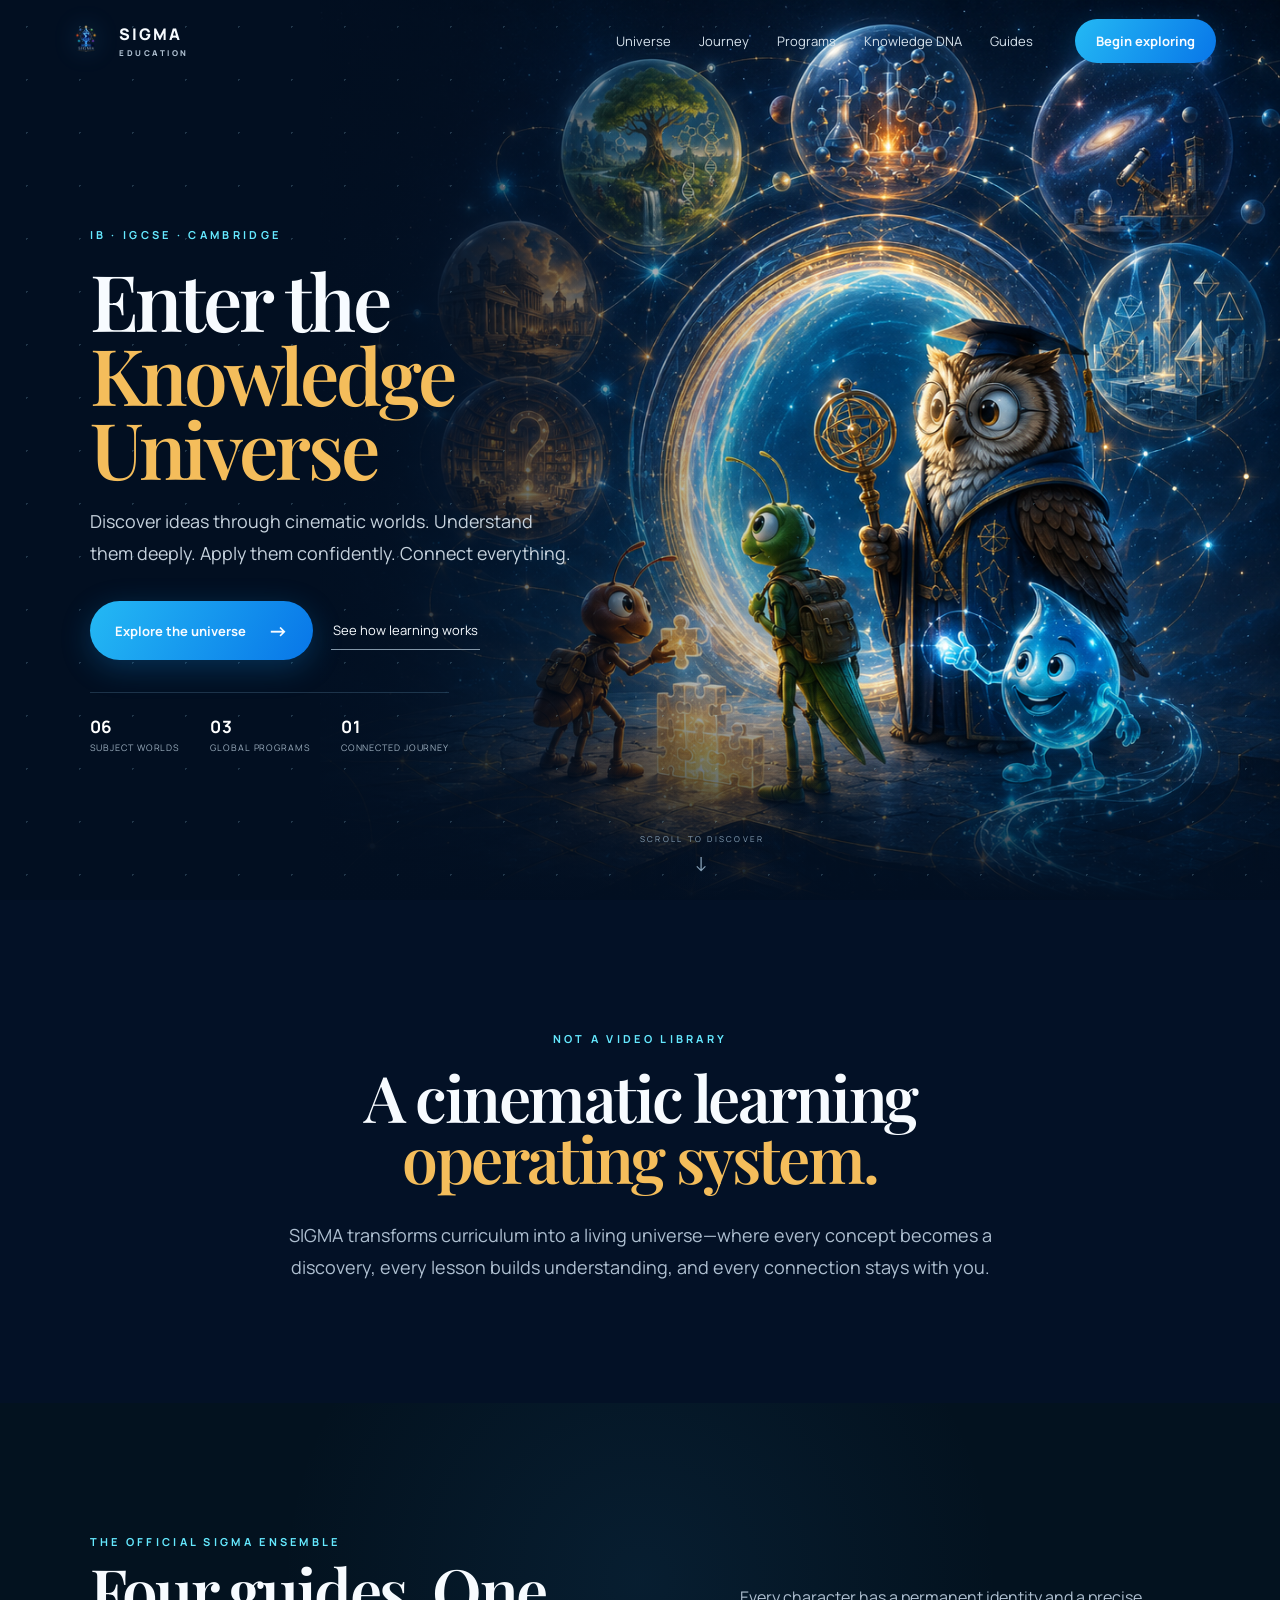
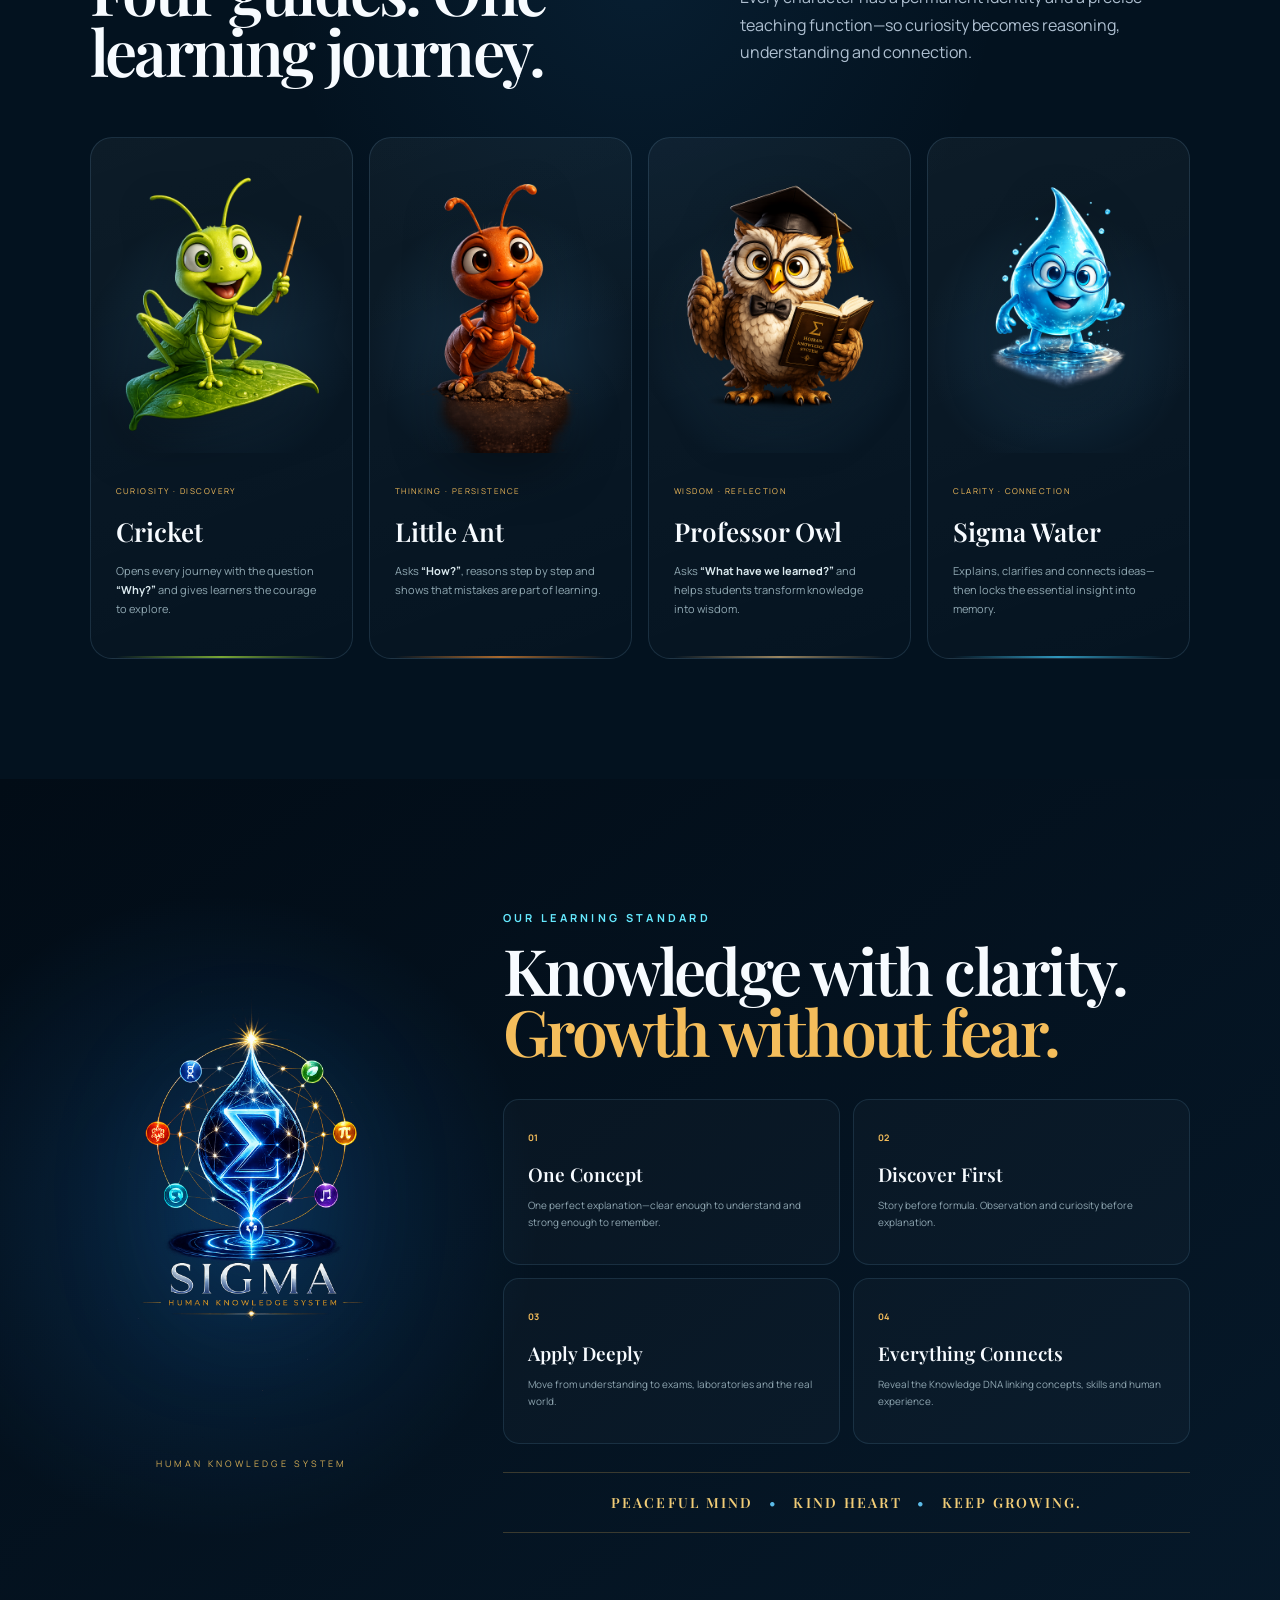
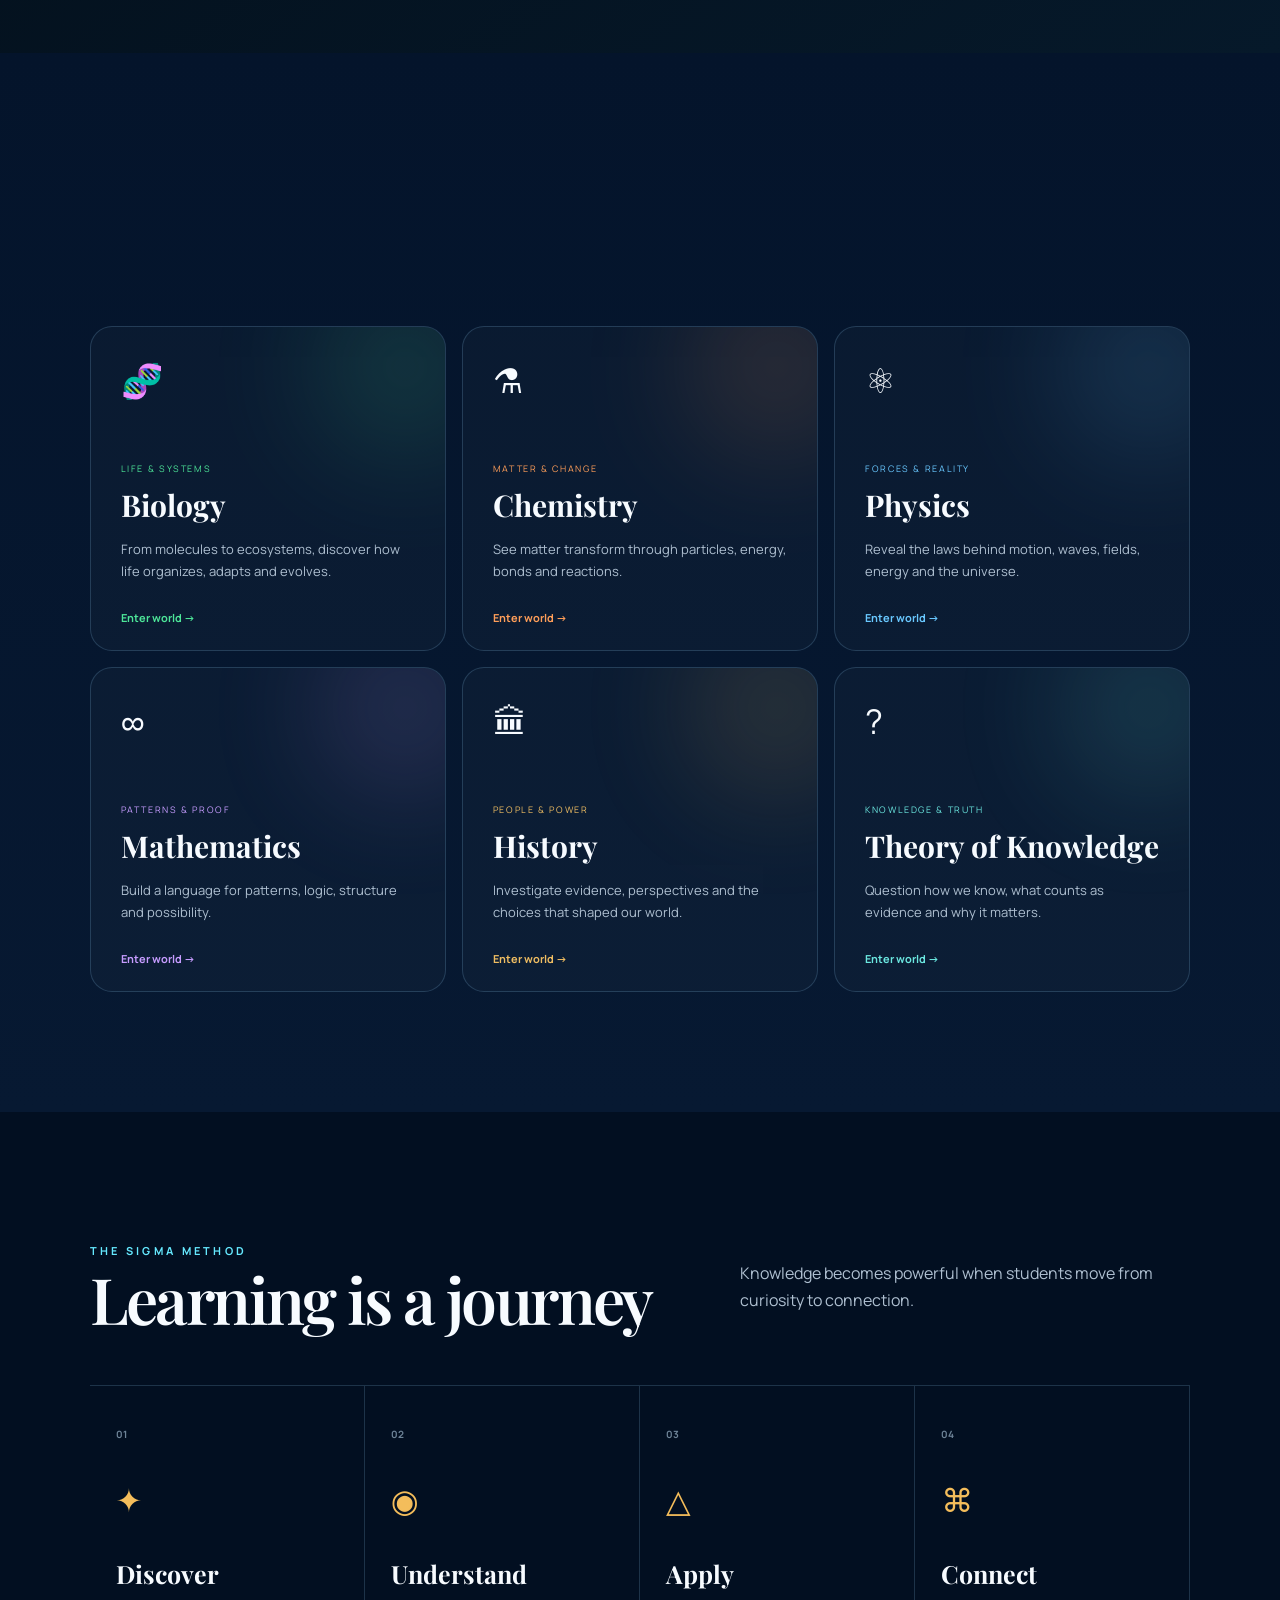
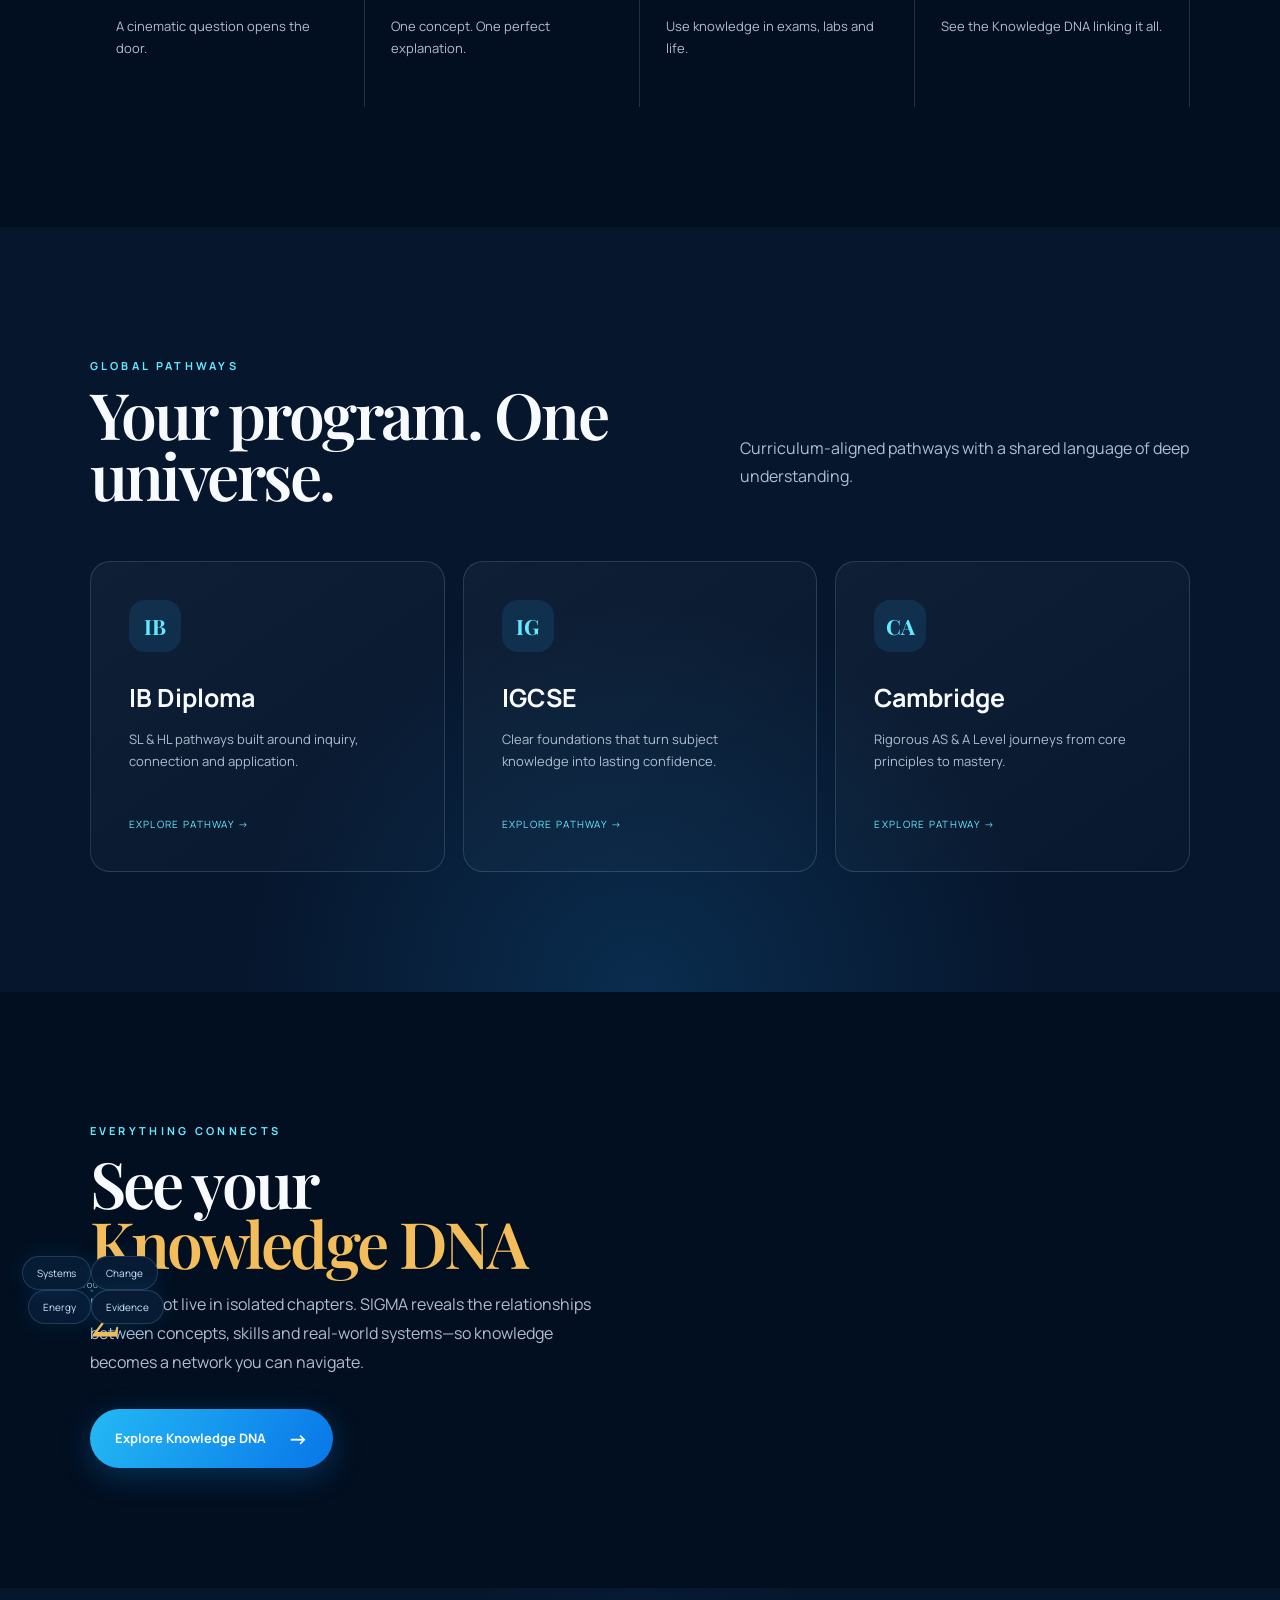
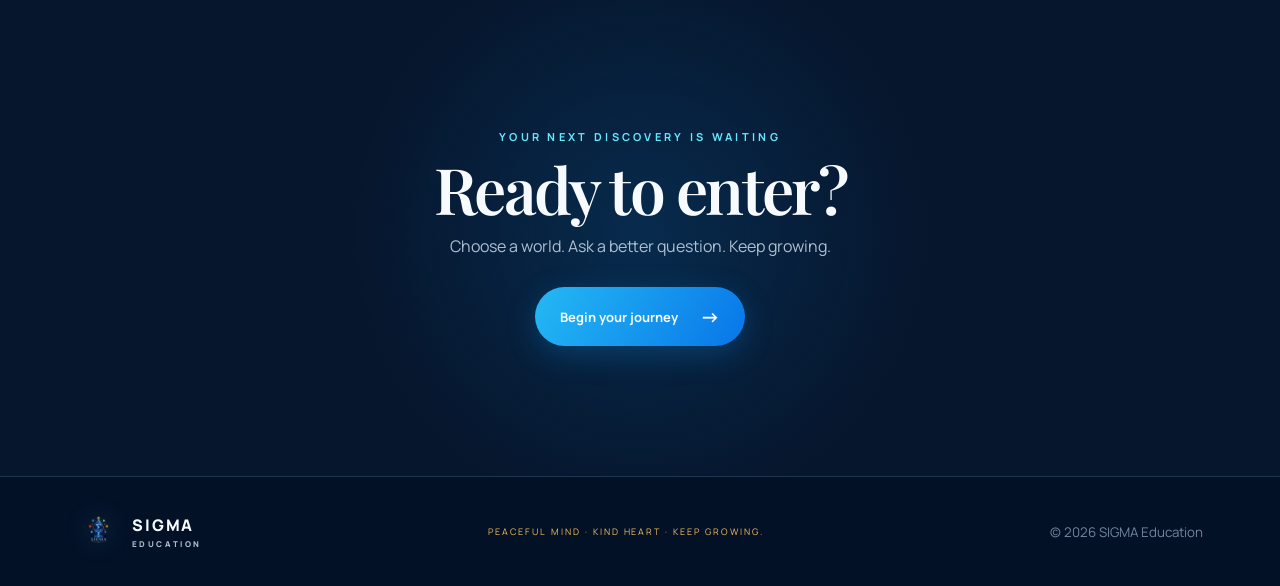
<file: index.html>
<!doctype html>
<html lang="en">
<head>
  <meta charset="utf-8">
  <meta name="viewport" content="width=device-width,initial-scale=1">
  <meta name="theme-color" content="#041329">
  <meta name="description" content="SIGMA Education — a cinematic learning operating system for IB, IGCSE and Cambridge students.">
  <title>SIGMA Education — Knowledge Universe</title>
  <link rel="preconnect" href="https://fonts.googleapis.com">
  <link rel="preconnect" href="https://fonts.gstatic.com" crossorigin>
  <link href="https://fonts.googleapis.com/css2?family=Manrope:wght@400;500;600;700;800&family=Playfair+Display:wght@600;700&display=swap" rel="stylesheet">
  <link rel="stylesheet" href="styles.css">
  <script src="script.js" defer></script>
</head>
<body>
  <div class="progress" aria-hidden="true"></div>
  <header class="nav">
    <a class="brand" href="#home" aria-label="SIGMA Education home">
      <img class="brand-logo" src="sigma-official-logo.png" alt="">
      <span>SIGMA <small>EDUCATION</small></span>
    </a>
    <button class="menu" aria-label="Open navigation" aria-expanded="false">☰</button>
    <nav>
      <a href="#universe">Universe</a>
      <a href="#journey">Journey</a>
      <a href="#programs">Programs</a>
      <a href="#dna">Knowledge DNA</a>
      <a href="#guides">Guides</a>
    </nav>
    <a class="nav-cta" href="#universe">Begin exploring</a>
  </header>

  <main>
    <section class="hero" id="home">
      <div class="stars" aria-hidden="true"></div>
      <div class="hero-copy reveal">
        <p class="eyebrow">IB · IGCSE · CAMBRIDGE</p>
        <h1>Enter the<br><span>Knowledge Universe</span></h1>
        <p class="lede">Discover ideas through cinematic worlds. Understand them deeply. Apply them confidently. Connect everything.</p>
        <div class="actions">
          <a class="primary" href="#universe">Explore the universe <span>→</span></a>
          <a class="secondary" href="#journey">See how learning works</a>
        </div>
        <div class="proof">
          <span><b>06</b> Subject worlds</span>
          <span><b>03</b> Global programs</span>
          <span><b>01</b> Connected journey</span>
        </div>
      </div>
      <div class="hero-art" role="img" aria-label="Professor Owl, Cricket, Little Ant and Sigma Water entering the Knowledge Universe"></div>
      <a class="scroll" href="#manifesto">SCROLL TO DISCOVER <i>↓</i></a>
    </section>

    <section class="manifesto section" id="manifesto">
      <p class="eyebrow">NOT A VIDEO LIBRARY</p>
      <h2>A cinematic learning<br><span>operating system.</span></h2>
      <p>SIGMA transforms curriculum into a living universe—where every concept becomes a discovery, every lesson builds understanding, and every connection stays with you.</p>
    </section>

    <section class="section guides" id="guides">
      <div class="section-head reveal">
        <div><p class="eyebrow">THE OFFICIAL SIGMA ENSEMBLE</p><h2>Four guides. One learning journey.</h2></div>
        <p>Every character has a permanent identity and a precise teaching function—so curiosity becomes reasoning, understanding and connection.</p>
      </div>
      <div class="guide-grid">
        <article class="guide-card cricket reveal"><div class="guide-portrait"><img src="sigma-cricket.png" alt="Cricket, the green curiosity guide"></div><small>CURIOSITY · DISCOVERY</small><h3>Cricket</h3><p>Opens every journey with the question <strong>“Why?”</strong> and gives learners the courage to explore.</p></article>
        <article class="guide-card ant reveal"><div class="guide-portrait"><img src="sigma-little-ant.png" alt="Little Ant, the orange reasoning guide"></div><small>THINKING · PERSISTENCE</small><h3>Little Ant</h3><p>Asks <strong>“How?”</strong>, reasons step by step and shows that mistakes are part of learning.</p></article>
        <article class="guide-card owl reveal"><div class="guide-portrait"><img src="sigma-professor-owl.png" alt="Professor Owl, the wisdom guide"></div><small>WISDOM · REFLECTION</small><h3>Professor Owl</h3><p>Asks <strong>“What have we learned?”</strong> and helps students transform knowledge into wisdom.</p></article>
        <article class="guide-card water reveal"><div class="guide-portrait"><img src="sigma-water.png" alt="Sigma Water, the knowledge connector"></div><small>CLARITY · CONNECTION</small><h3>Sigma Water</h3><p>Explains, clarifies and connects ideas—then locks the essential insight into memory.</p></article>
      </div>
    </section>

    <section class="section sigma-standard" id="standard">
      <div class="standard-brand reveal"><img src="sigma-official-logo.png" alt="Official SIGMA Human Knowledge System logo"><p>HUMAN KNOWLEDGE SYSTEM</p></div>
      <div class="standard-copy reveal">
        <p class="eyebrow">OUR LEARNING STANDARD</p>
        <h2>Knowledge with clarity.<br><span>Growth without fear.</span></h2>
        <div class="principle-grid">
          <article><b>01</b><h3>One Concept</h3><p>One perfect explanation—clear enough to understand and strong enough to remember.</p></article>
          <article><b>02</b><h3>Discover First</h3><p>Story before formula. Observation and curiosity before explanation.</p></article>
          <article><b>03</b><h3>Apply Deeply</h3><p>Move from understanding to exams, laboratories and the real world.</p></article>
          <article><b>04</b><h3>Everything Connects</h3><p>Reveal the Knowledge DNA linking concepts, skills and human experience.</p></article>
        </div>
        <blockquote>PEACEFUL MIND <i>•</i> KIND HEART <i>•</i> KEEP GROWING.</blockquote>
      </div>
    </section>

    <section class="section universe" id="universe">
      <div class="section-head reveal">
        <div><p class="eyebrow">CHOOSE YOUR WORLD</p><h2>Explore the universe</h2></div>
        <p>Each subject is a world of connected ideas. Choose a portal and begin your journey.</p>
      </div>
      <div class="world-grid">
        <article class="world bio reveal"><span class="icon">🧬</span><small>LIFE & SYSTEMS</small><h3>Biology</h3><p>From molecules to ecosystems, discover how life organizes, adapts and evolves.</p><a href="biology.html">Enter world →</a></article>
        <article class="world chem reveal"><span class="icon">⚗️</span><small>MATTER & CHANGE</small><h3>Chemistry</h3><p>See matter transform through particles, energy, bonds and reactions.</p><a href="#journey">Enter world →</a></article>
        <article class="world phys reveal"><span class="icon">⚛️</span><small>FORCES & REALITY</small><h3>Physics</h3><p>Reveal the laws behind motion, waves, fields, energy and the universe.</p><a href="#journey">Enter world →</a></article>
        <article class="world math reveal"><span class="icon">∞</span><small>PATTERNS & PROOF</small><h3>Mathematics</h3><p>Build a language for patterns, logic, structure and possibility.</p><a href="#journey">Enter world →</a></article>
        <article class="world history reveal"><span class="icon">🏛</span><small>PEOPLE & POWER</small><h3>History</h3><p>Investigate evidence, perspectives and the choices that shaped our world.</p><a href="#journey">Enter world →</a></article>
        <article class="world tok reveal"><span class="icon">?</span><small>KNOWLEDGE & TRUTH</small><h3>Theory of Knowledge</h3><p>Question how we know, what counts as evidence and why it matters.</p><a href="#journey">Enter world →</a></article>
      </div>
    </section>

    <section class="section journey" id="journey">
      <div class="section-head reveal">
        <div><p class="eyebrow">THE SIGMA METHOD</p><h2>Learning is a journey</h2></div>
        <p>Knowledge becomes powerful when students move from curiosity to connection.</p>
      </div>
      <div class="steps">
        <article class="reveal"><b>01</b><span>✦</span><h3>Discover</h3><p>A cinematic question opens the door.</p></article>
        <article class="reveal"><b>02</b><span>◉</span><h3>Understand</h3><p>One concept. One perfect explanation.</p></article>
        <article class="reveal"><b>03</b><span>△</span><h3>Apply</h3><p>Use knowledge in exams, labs and life.</p></article>
        <article class="reveal"><b>04</b><span>⌘</span><h3>Connect</h3><p>See the Knowledge DNA linking it all.</p></article>
      </div>
    </section>

    <section class="section programs" id="programs">
      <div class="section-head reveal">
        <div><p class="eyebrow">GLOBAL PATHWAYS</p><h2>Your program. One universe.</h2></div>
        <p>Curriculum-aligned pathways with a shared language of deep understanding.</p>
      </div>
      <div class="program-grid">
        <article class="reveal"><strong>IB</strong><h3>IB Diploma</h3><p>SL & HL pathways built around inquiry, connection and application.</p><span>EXPLORE PATHWAY →</span></article>
        <article class="reveal"><strong>IG</strong><h3>IGCSE</h3><p>Clear foundations that turn subject knowledge into lasting confidence.</p><span>EXPLORE PATHWAY →</span></article>
        <article class="reveal"><strong>CA</strong><h3>Cambridge</h3><p>Rigorous AS & A Level journeys from core principles to mastery.</p><span>EXPLORE PATHWAY →</span></article>
      </div>
    </section>

    <section class="section dna" id="dna">
      <div class="dna-copy reveal">
        <p class="eyebrow">EVERYTHING CONNECTS</p>
        <h2>See your<br><span>Knowledge DNA</span></h2>
        <p>Ideas do not live in isolated chapters. SIGMA reveals the relationships between concepts, skills and real-world systems—so knowledge becomes a network you can navigate.</p>
        <a class="primary" href="#home">Explore Knowledge DNA <span>→</span></a>
      </div>
      <div class="orbit reveal" aria-label="Animated knowledge network">
        <div class="ring r1"></div><div class="ring r2"></div><div class="ring r3"></div>
        <div class="core">Σ<small>YOU</small></div>
        <i class="node n1">DNA</i><i class="node n2">Energy</i><i class="node n3">Systems</i><i class="node n4">Change</i><i class="node n5">Evidence</i>
      </div>
    </section>

    <section class="closing">
      <p class="eyebrow">YOUR NEXT DISCOVERY IS WAITING</p>
      <h2>Ready to enter?</h2>
      <p>Choose a world. Ask a better question. Keep growing.</p>
      <a class="primary" href="#universe">Begin your journey <span>→</span></a>
    </section>
  </main>

  <footer>
    <div class="brand"><img class="brand-logo" src="sigma-official-logo.png" alt=""><span>SIGMA <small>EDUCATION</small></span></div>
    <p>PEACEFUL MIND · KIND HEART · KEEP GROWING.</p>
    <small>© 2026 SIGMA Education</small>
  </footer>
</body>
</html>
</file>
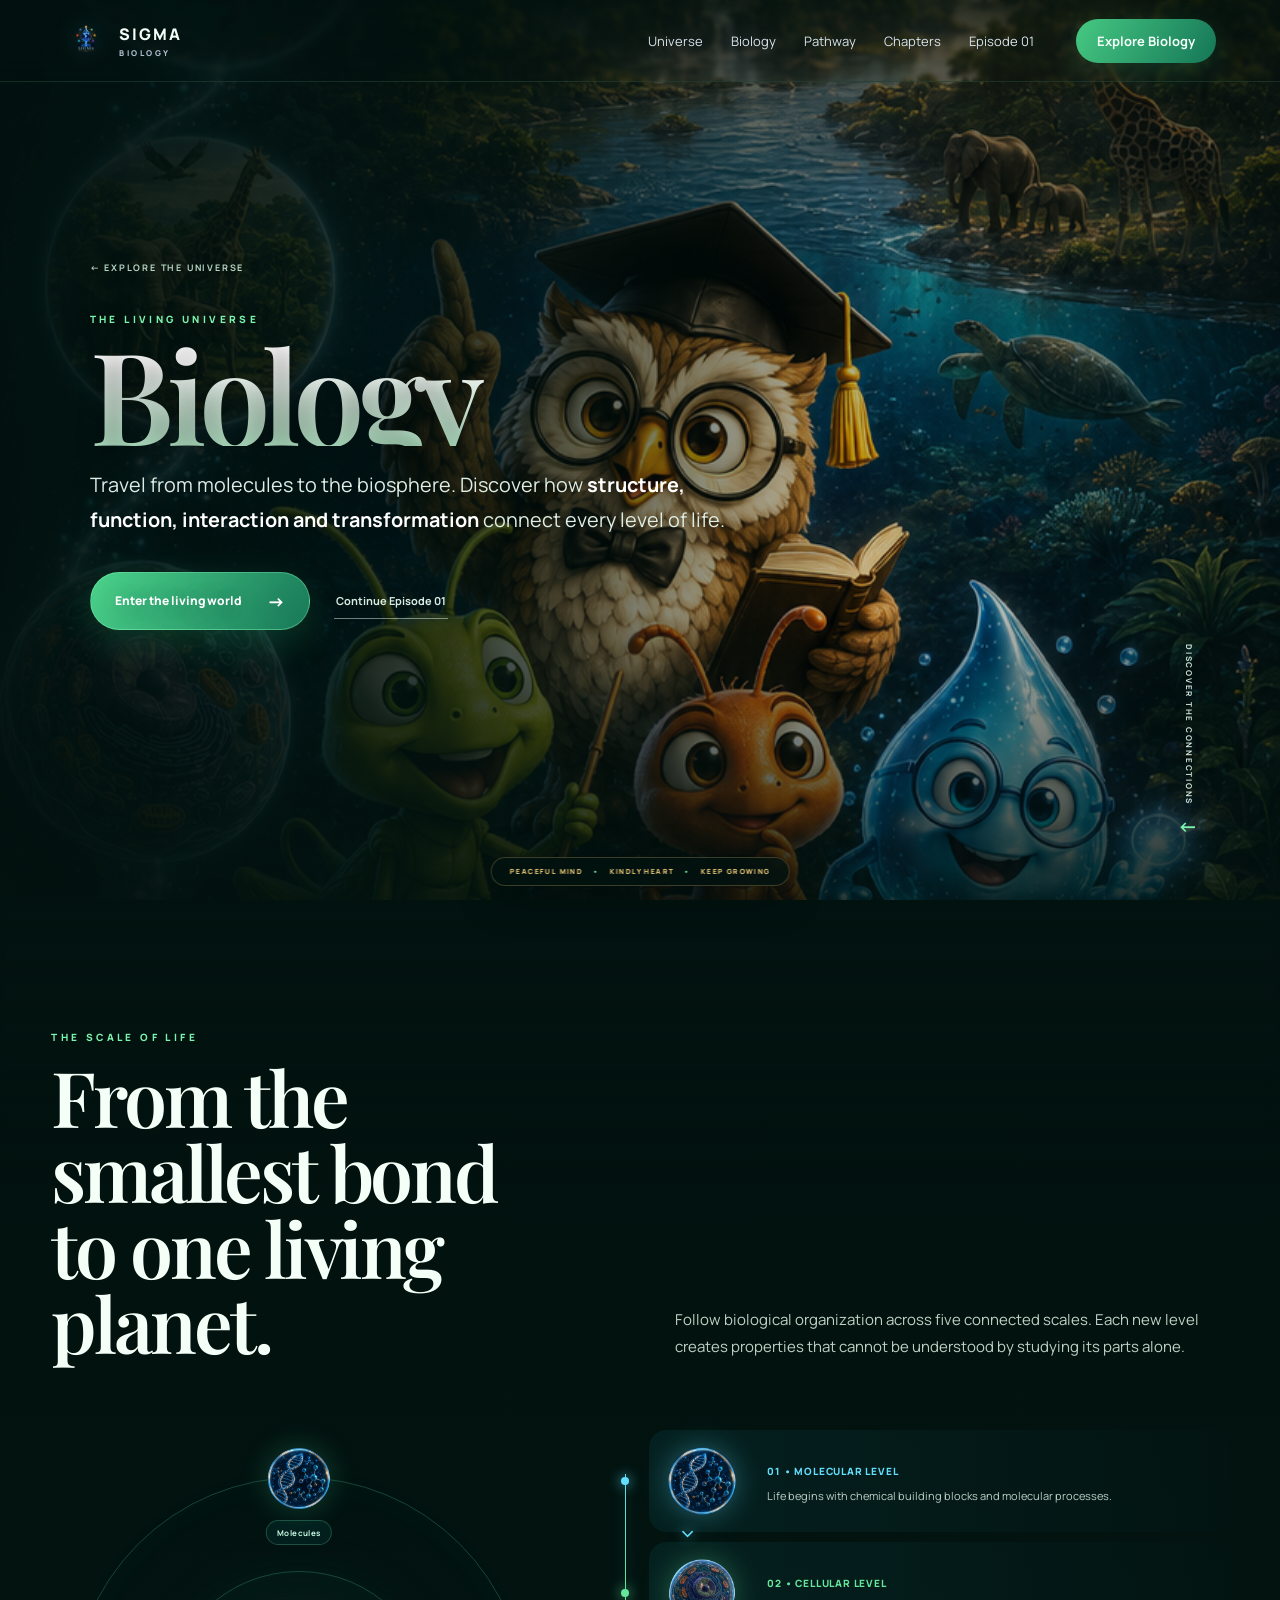
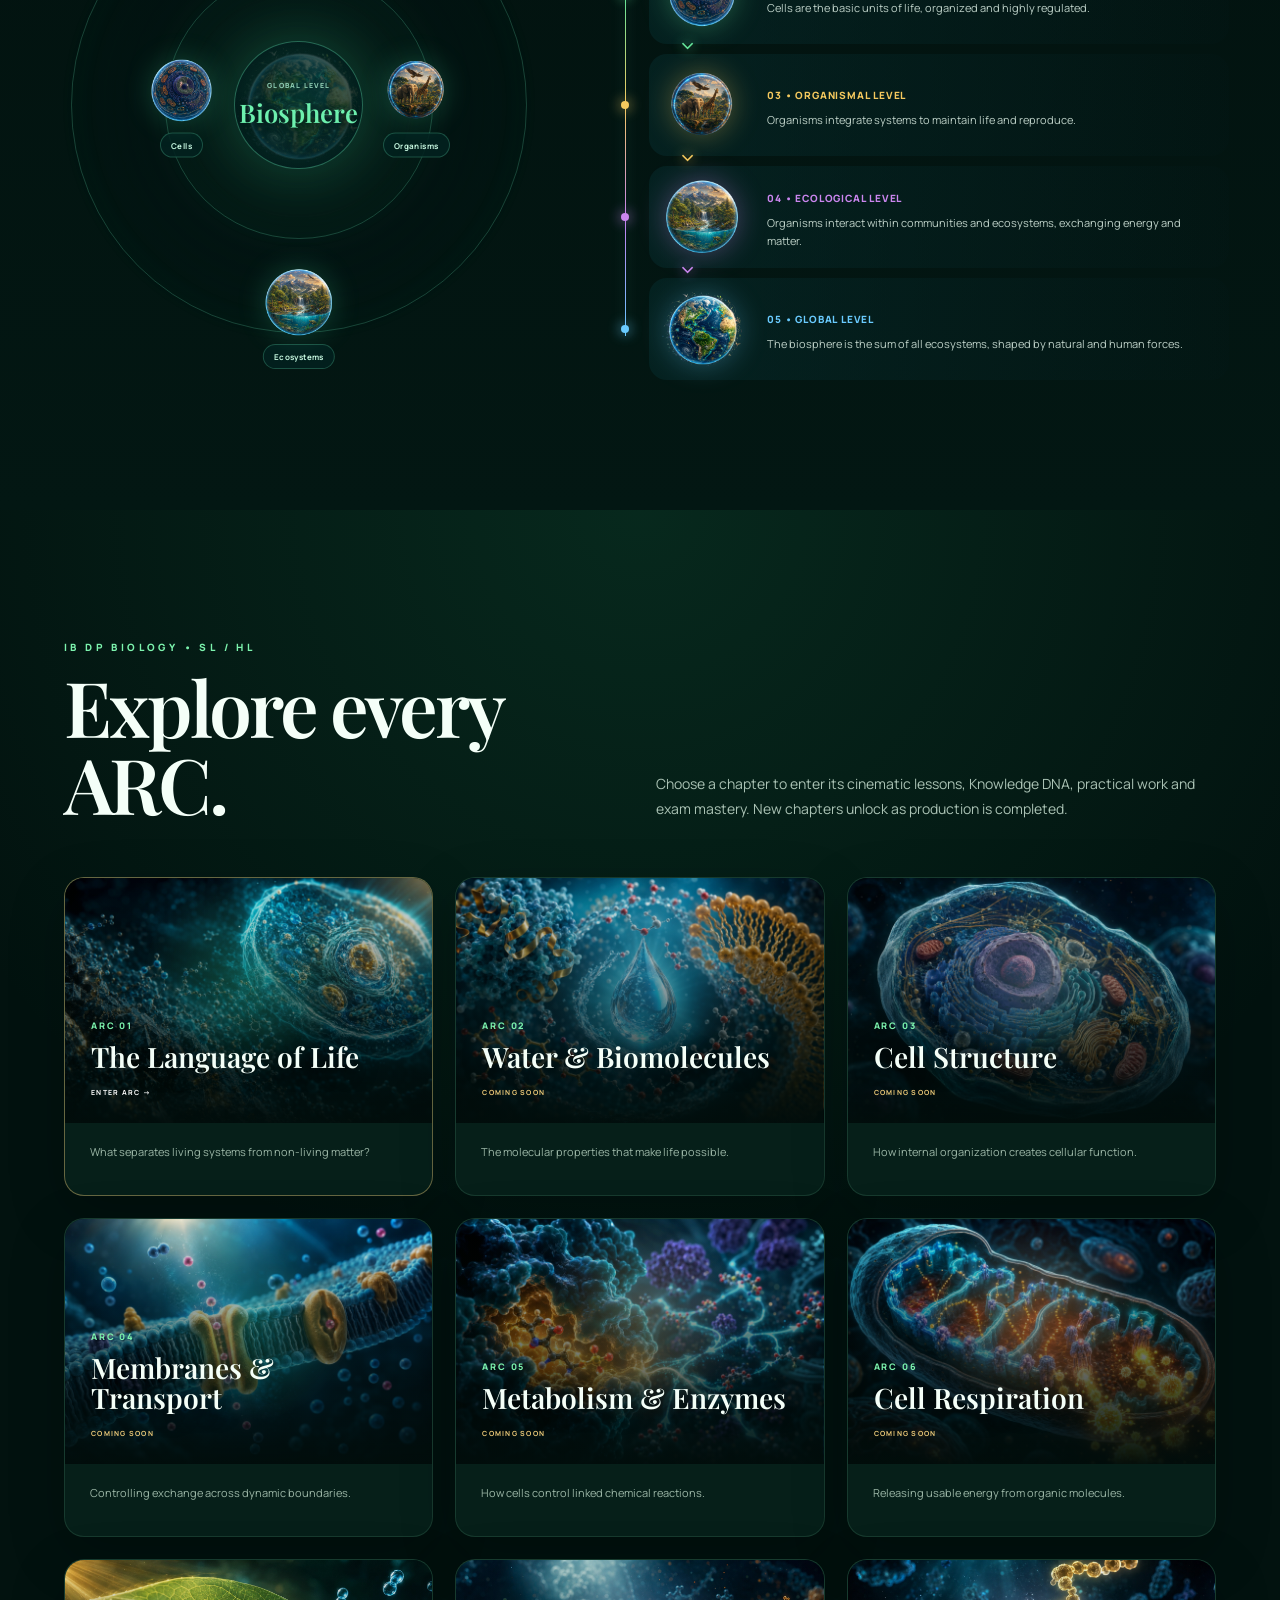
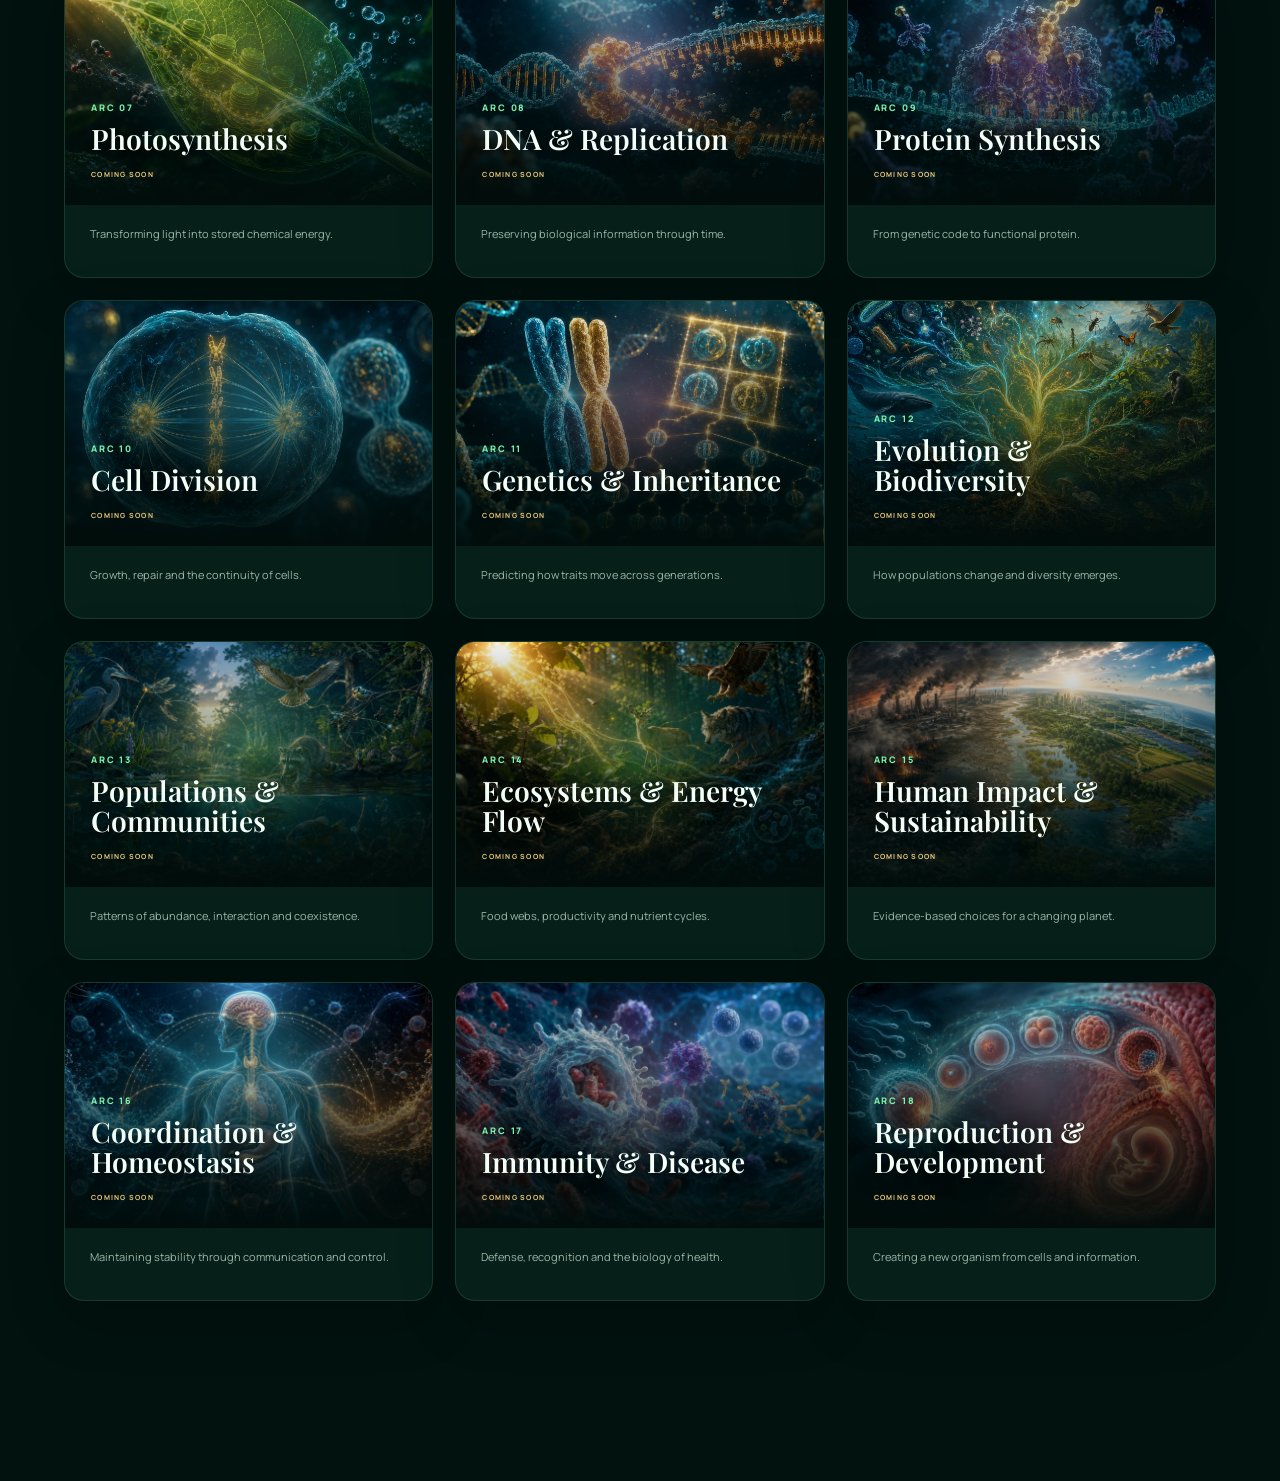
<file: biology.html>
<!doctype html>
<html lang="en">
<head>
  <meta charset="utf-8">
  <meta name="viewport" content="width=device-width,initial-scale=1">
  <meta name="theme-color" content="#031713">
  <meta name="description" content="Enter the SIGMA Biology Universe and travel from molecules to the biosphere.">
  <title>SIGMA Biology — The Living Universe</title>
  <link rel="preconnect" href="https://fonts.googleapis.com">
  <link rel="preconnect" href="https://fonts.gstatic.com" crossorigin>
  <link href="https://fonts.googleapis.com/css2?family=Manrope:wght@400;500;600;700;800&family=Playfair+Display:wght@600;700&display=swap" rel="stylesheet">
  <link rel="stylesheet" href="styles.css">
  <script src="script.js" defer></script>
</head>
<body class="biology-landing">
  <div class="biology-fixed-art" role="img" aria-label="A cinematic journey through the connected levels of life, from DNA and cells to organisms and the biosphere"></div>
  <div class="biology-atmosphere" aria-hidden="true"></div>
  <div class="progress" aria-hidden="true"></div>

  <header class="nav biology-nav">
    <a class="brand" href="index.html" aria-label="Back to SIGMA Education">
      <img class="brand-logo" src="sigma-official-logo.png" alt="">
      <span>SIGMA <small>BIOLOGY</small></span>
    </a>
    <button class="menu" aria-label="Open navigation" aria-expanded="false">☰</button>
    <nav>
      <a href="index.html#universe">Universe</a>
      <a href="#overview">Biology</a>
      <a href="#pathway">Pathway</a>
      <a href="#curriculum">Chapters</a>
      <a href="episode-01.html">Episode 01</a>
    </nav>
    <a class="nav-cta biology-enter" href="#curriculum">Explore Biology</a>
  </header>

  <main class="biology-landing-main">
    <section class="biology-entry" id="overview">
      <div class="biology-entry-copy reveal">
        <a class="biology-breadcrumb" href="index.html#universe">← EXPLORE THE UNIVERSE</a>
        <p class="biology-kicker">THE LIVING UNIVERSE</p>
        <h1>Biology</h1>
        <p class="biology-intro">Travel from molecules to the biosphere. Discover how <strong>structure, function, interaction and transformation</strong> connect every level of life.</p>
        <div class="biology-entry-actions">
          <a class="biology-primary" href="#pathway">Enter the living world <span>→</span></a>
          <a class="biology-quiet-link" href="episode-01.html">Continue Episode 01</a>
        </div>
      </div>
      <a class="biology-scroll" href="#pathway"><span>DISCOVER THE CONNECTIONS</span><b>↓</b></a>
    </section>

    <section class="biology-pathway-section" id="pathway">
      <div class="biology-section-heading reveal">
        <p class="biology-kicker">THE SCALE OF LIFE</p>
        <h2>From the smallest bond<br>to one living planet.</h2>
        <p>Follow biological organization across five connected scales. Each new level creates properties that cannot be understood by studying its parts alone.</p>
      </div>
      <div class="scale-experience">
        <div class="life-orbits reveal" aria-label="Biosphere at the center, connected to molecules, cells, organisms and ecosystems">
          <div class="orbit orbit-outer" aria-hidden="true"></div>
          <div class="orbit orbit-inner" aria-hidden="true"></div>
          <div class="orbit-core"><img src="pathway-v6/pathway-biosphere-v6.png" alt=""><span>GLOBAL LEVEL</span><strong>Biosphere</strong></div>
          <div class="orbit-track orbit-track-outer">
            <div class="orbit-node node-molecules"><img src="pathway-v6/pathway-molecules-v6.png" alt=""><b>Molecules</b></div>
            <div class="orbit-node node-ecosystems"><img src="pathway-v6/pathway-ecosystems-v6.png" alt=""><b>Ecosystems</b></div>
          </div>
          <div class="orbit-track orbit-track-inner">
            <div class="orbit-node node-cells"><img src="pathway-v6/pathway-cells-v6.png" alt=""><b>Cells</b></div>
            <div class="orbit-node node-organisms"><img src="pathway-v6/pathway-organisms-v6.png" alt=""><b>Organisms</b></div>
          </div>
        </div>
        <div class="scale-story reveal" aria-label="Five levels of biological organization">
          <article class="scale-level scale-molecular"><img src="pathway-v6/pathway-molecules-v6.png" alt="A molecular model"><div><span>01 • MOLECULAR LEVEL</span><p>Life begins with chemical building blocks and molecular processes.</p></div></article>
          <article class="scale-level scale-cellular"><img src="pathway-v6/pathway-cells-v6.png" alt="A living cell"><div><span>02 • CELLULAR LEVEL</span><p>Cells are the basic units of life, organized and highly regulated.</p></div></article>
          <article class="scale-level scale-organismal"><img src="pathway-v6/pathway-organisms-v6.png" alt="Living organisms"><div><span>03 • ORGANISMAL LEVEL</span><p>Organisms integrate systems to maintain life and reproduce.</p></div></article>
          <article class="scale-level scale-ecological"><img src="pathway-v6/pathway-ecosystems-v6.png" alt="A connected ecosystem"><div><span>04 • ECOLOGICAL LEVEL</span><p>Organisms interact within communities and ecosystems, exchanging energy and matter.</p></div></article>
          <article class="scale-level scale-global"><img src="pathway-v6/pathway-biosphere-v6.png" alt="Earth and its biosphere"><div><span>05 • GLOBAL LEVEL</span><p>The biosphere is the sum of all ecosystems, shaped by natural and human forces.</p></div></article>
        </div>
      </div>
    </section>

    <section class="biology-curriculum" id="curriculum">
      <div class="curriculum-heading reveal">
        <div><p class="biology-kicker">IB DP BIOLOGY • SL / HL</p><h2>Explore every ARC.</h2></div>
        <p>Choose a chapter to enter its cinematic lessons, Knowledge DNA, practical work and exam mastery. New chapters unlock as production is completed.</p>
      </div>
      <div class="arc-grid">
        <a class="arc-card arc-live" href="episode-01.html"><div class="arc-thumb arc-01"><span>ARC 01</span><h3>The Language of Life</h3><b>ENTER ARC →</b></div><p>What separates living systems from non-living matter?</p></a>
        <article class="arc-card"><div class="arc-thumb arc-02"><span>ARC 02</span><h3>Water &amp; Biomolecules</h3><b>COMING SOON</b></div><p>The molecular properties that make life possible.</p></article>
        <article class="arc-card"><div class="arc-thumb arc-03"><span>ARC 03</span><h3>Cell Structure</h3><b>COMING SOON</b></div><p>How internal organization creates cellular function.</p></article>
        <article class="arc-card"><div class="arc-thumb arc-04"><span>ARC 04</span><h3>Membranes &amp; Transport</h3><b>COMING SOON</b></div><p>Controlling exchange across dynamic boundaries.</p></article>
        <article class="arc-card"><div class="arc-thumb arc-05"><span>ARC 05</span><h3>Metabolism &amp; Enzymes</h3><b>COMING SOON</b></div><p>How cells control linked chemical reactions.</p></article>
        <article class="arc-card"><div class="arc-thumb arc-06"><span>ARC 06</span><h3>Cell Respiration</h3><b>COMING SOON</b></div><p>Releasing usable energy from organic molecules.</p></article>
        <article class="arc-card"><div class="arc-thumb arc-07"><span>ARC 07</span><h3>Photosynthesis</h3><b>COMING SOON</b></div><p>Transforming light into stored chemical energy.</p></article>
        <article class="arc-card"><div class="arc-thumb arc-08"><span>ARC 08</span><h3>DNA &amp; Replication</h3><b>COMING SOON</b></div><p>Preserving biological information through time.</p></article>
        <article class="arc-card"><div class="arc-thumb arc-09"><span>ARC 09</span><h3>Protein Synthesis</h3><b>COMING SOON</b></div><p>From genetic code to functional protein.</p></article>
        <article class="arc-card"><div class="arc-thumb arc-10"><span>ARC 10</span><h3>Cell Division</h3><b>COMING SOON</b></div><p>Growth, repair and the continuity of cells.</p></article>
        <article class="arc-card"><div class="arc-thumb arc-11"><span>ARC 11</span><h3>Genetics &amp; Inheritance</h3><b>COMING SOON</b></div><p>Predicting how traits move across generations.</p></article>
        <article class="arc-card"><div class="arc-thumb arc-12"><span>ARC 12</span><h3>Evolution &amp; Biodiversity</h3><b>COMING SOON</b></div><p>How populations change and diversity emerges.</p></article>
        <article class="arc-card"><div class="arc-thumb arc-13"><span>ARC 13</span><h3>Populations &amp; Communities</h3><b>COMING SOON</b></div><p>Patterns of abundance, interaction and coexistence.</p></article>
        <article class="arc-card"><div class="arc-thumb arc-14"><span>ARC 14</span><h3>Ecosystems &amp; Energy Flow</h3><b>COMING SOON</b></div><p>Food webs, productivity and nutrient cycles.</p></article>
        <article class="arc-card"><div class="arc-thumb arc-15"><span>ARC 15</span><h3>Human Impact &amp; Sustainability</h3><b>COMING SOON</b></div><p>Evidence-based choices for a changing planet.</p></article>
        <article class="arc-card"><div class="arc-thumb arc-16"><span>ARC 16</span><h3>Coordination &amp; Homeostasis</h3><b>COMING SOON</b></div><p>Maintaining stability through communication and control.</p></article>
        <article class="arc-card"><div class="arc-thumb arc-17"><span>ARC 17</span><h3>Immunity &amp; Disease</h3><b>COMING SOON</b></div><p>Defense, recognition and the biology of health.</p></article>
        <article class="arc-card"><div class="arc-thumb arc-18"><span>ARC 18</span><h3>Reproduction &amp; Development</h3><b>COMING SOON</b></div><p>Creating a new organism from cells and information.</p></article>
      </div>
    </section>
  </main>

  <aside class="biology-motto" aria-label="SIGMA motto">
    <span>PEACEFUL MIND</span><i>•</i><span>KINDLY HEART</span><i>•</i><span>KEEP GROWING</span>
  </aside>
</body>
</html>
</file>
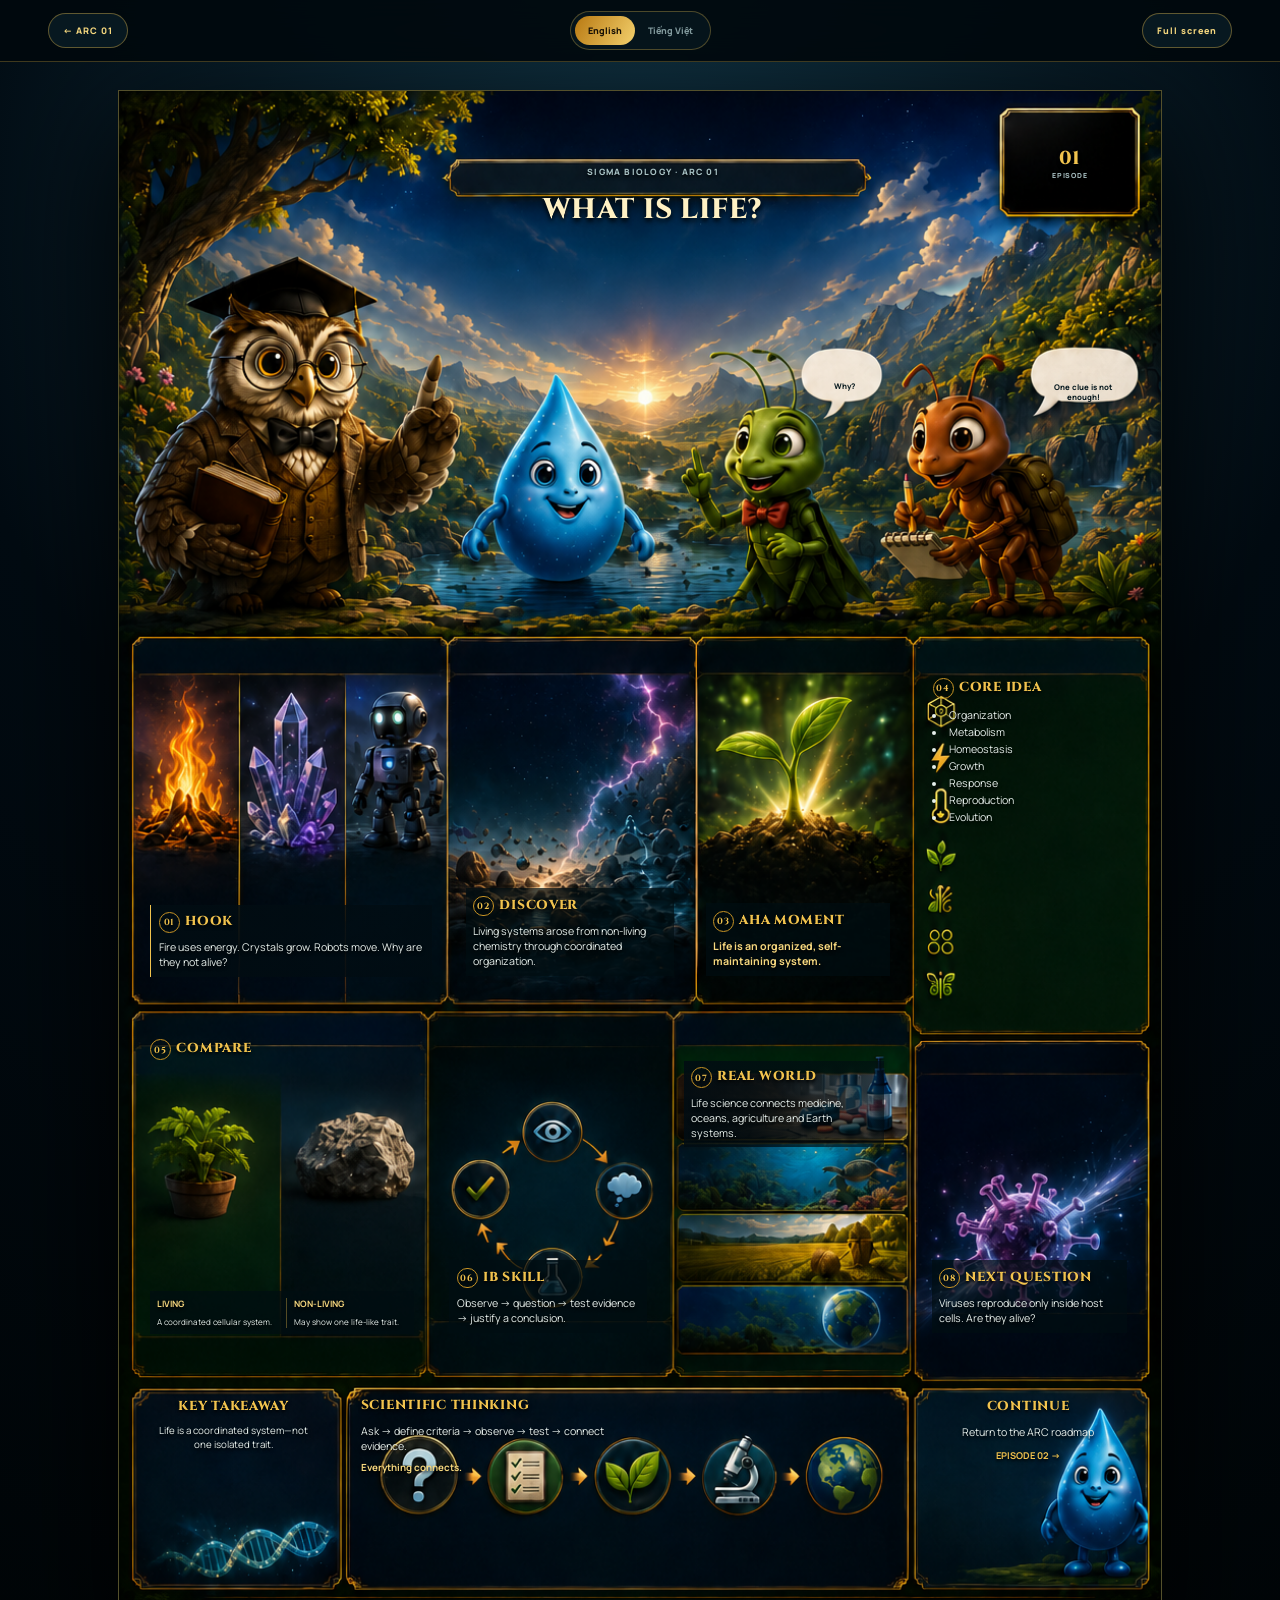
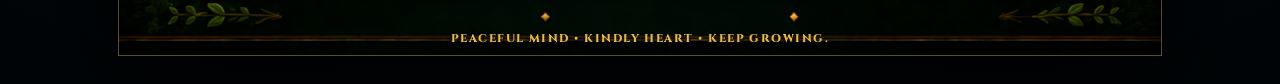
<file: episode-01.html>
<!doctype html>
<html lang="en">
<head>
  <meta charset="utf-8">
  <meta name="viewport" content="width=device-width,initial-scale=1">
  <meta name="theme-color" content="#020b12">
  <meta name="description" content="SIGMA Biology — ARC 01, Episode 01: What Is Life?">
  <title>What Is Life? — SIGMA Biology</title>
  <link rel="preconnect" href="https://fonts.googleapis.com">
  <link rel="preconnect" href="https://fonts.gstatic.com" crossorigin>
  <link href="https://fonts.googleapis.com/css2?family=Cinzel:wght@600;700;800&family=Manrope:wght@500;600;700;800&display=swap" rel="stylesheet">
  <style>
    :root{--gold:#f1c34e;--cream:#fff1c4;--ink:#01080d;--panel:rgba(1,13,18,.70)}
    *{box-sizing:border-box}
    html{background:var(--ink);scroll-behavior:smooth}
    body{margin:0;background:radial-gradient(circle at 50% 12%,#12384a 0,#020b12 44%,#010507 100%);color:#eaf3ef;font-family:Manrope,system-ui,sans-serif}
    button,a{font:inherit}
    .toolbar{position:sticky;z-index:50;top:0;display:grid;grid-template-columns:1fr auto 1fr;align-items:center;gap:12px;min-height:62px;padding:8px clamp(12px,4vw,48px);border-bottom:1px solid rgba(241,195,78,.26);background:rgba(1,8,13,.90);backdrop-filter:blur(16px)}
    .toolbar a,.toolbar>button{width:max-content;padding:10px 14px;border:1px solid rgba(241,195,78,.38);border-radius:999px;background:#071820;color:#f5d77e;font-size:9px;font-weight:800;letter-spacing:.11em;text-decoration:none;cursor:pointer}
    .toolbar>button{justify-self:end}
    .languages{display:flex;padding:4px;border:1px solid rgba(241,195,78,.3);border-radius:999px;background:#05141b}
    .languages button{padding:8px 13px;border:0;border-radius:999px;background:transparent;color:#839b9e;font-size:9px;font-weight:800;cursor:pointer}
    .languages button[aria-pressed=true]{background:linear-gradient(120deg,#b87912,#f3d06c);color:#171005}
    .stage{width:min(100%,1100px);margin:auto;padding:clamp(0px,2.2vw,28px)}
    .artboard{position:relative;width:100%;aspect-ratio:2/3;overflow:hidden;background:#03131a url("episode-01-template-illustrated.png") center/100% 100% no-repeat;container-type:inline-size;box-shadow:0 35px 120px #000;border:1px solid rgba(241,195,78,.34)}
    .artboard:fullscreen{width:auto;height:100vh;aspect-ratio:2/3;margin:auto}
    .copy{position:absolute;overflow:hidden;color:#e6efeb;text-shadow:0 .16cqw .3cqw #000}
    .copy h2,.copy p,.copy ul{margin:0}
    .copy h2{color:var(--gold);font:800 1.25cqw/1.15 Cinzel,serif;letter-spacing:.055em}
    .copy h2 b{display:inline-grid;place-items:center;width:2cqw;height:2cqw;margin-right:.52cqw;border:1px solid #c99425;border-radius:50%;font-size:.86cqw}
    .copy p,.copy li{font-size:1.02cqw;line-height:1.42}
    .copy p{margin-top:.7cqw}
    .copy strong{color:#f5d77e}
    .copy ul{margin-top:.62cqw;padding-left:1.3cqw}
    .copy li{margin:.18cqw 0}
    .title{left:31.5%;top:4.25%;width:39.5%;height:4.8%;display:grid;place-items:center;text-align:center}
    .title small{color:#a8c2c4;font-size:.83cqw;font-weight:800;letter-spacing:.14em}
    .title h1{margin:.18cqw 0 0;color:var(--cream);font:800 2.72cqw/.95 Cinzel,serif;letter-spacing:.03em;text-shadow:0 .25cqw .55cqw #000}
    .episode-mark{right:2.5%;top:2%;width:12.5%;height:5.2%;display:grid;place-items:center;text-align:center}
    .episode-mark b{display:block;color:var(--gold);font:800 1.8cqw Cinzel}
    .episode-mark span{display:block;color:#a7bec0;font-size:.67cqw;font-weight:800;letter-spacing:.12em}
    .speech{position:absolute;text-align:center;color:#102126;font-size:.75cqw;font-weight:800;line-height:1.25;text-shadow:none}
    .speech-cricket{left:66%;top:18.1%;width:7.3%}.speech-ant{left:89%;top:18.2%;width:7.1%}
    .p1{left:2%;top:37.4%;width:29%;height:19.8%;padding:0 1cqw 1cqw}
    .p1 .text-box{position:absolute;left:1cqw;right:1cqw;bottom:.8cqw;padding:.65cqw .75cqw;background:linear-gradient(90deg,rgba(1,12,18,.94),rgba(1,12,18,.76));border-left:.16cqw solid var(--gold)}
    .p2{left:32.3%;top:37.4%;width:22%;height:19.8%;padding:0 1cqw}.p2 .text-box{position:absolute;left:1cqw;right:1cqw;bottom:.9cqw;padding:.7cqw;background:var(--panel)}
    .p3{left:55.3%;top:37.4%;width:19.7%;height:19.8%;padding:0 1cqw}.p3 .text-box{position:absolute;left:1cqw;right:1cqw;bottom:.9cqw;padding:.7cqw;background:var(--panel)}
    .p4{left:77%;top:37.4%;width:20.5%;height:20.2%;padding:.2cqw 1.1cqw}.p4 ul{margin-top:.9cqw}.p4 li{padding-left:.25cqw}
    .p5{left:2%;top:60.5%;width:27.3%;height:19.6%;padding:.2cqw 1cqw}.p5 .compare{position:absolute;left:1cqw;right:1cqw;bottom:.9cqw;display:grid;grid-template-columns:1fr 1fr;gap:.7cqw;padding:.65cqw;background:var(--panel)}.p5 .compare div+div{border-left:1px solid rgba(241,195,78,.35);padding-left:.7cqw}.p5 .compare strong{display:block;font-size:.84cqw}.p5 .compare p{font-size:.78cqw;line-height:1.3}
    .p6{left:30.7%;top:60.5%;width:21%;height:19.6%;padding:.2cqw 1cqw}.p6 .text-box{position:absolute;left:1cqw;right:1cqw;bottom:1cqw;padding:.72cqw;background:var(--panel)}
    .p7{left:53.2%;top:60.5%;width:21.2%;height:19.6%;padding:.2cqw 1cqw}.p7 .text-box{position:absolute;left:1cqw;right:1cqw;top:2.3cqw;padding:.6cqw .7cqw;background:linear-gradient(90deg,rgba(1,12,18,.9),rgba(1,12,18,.58))}
    .p8{left:77%;top:60.5%;width:20.7%;height:19.6%;padding:.2cqw 1cqw}.p8 .text-box{position:absolute;left:1cqw;right:1cqw;bottom:1cqw;padding:.72cqw;background:var(--panel)}
    .key{left:2%;top:83.1%;width:18%;height:11.5%;padding:.8cqw 1cqw;text-align:center}.key p{margin-top:1cqw;font-size:.94cqw}
    .summary{left:22%;top:83.1%;width:52.8%;height:11.5%;padding:.75cqw 1.2cqw}.summary p{width:52%;margin-top:1cqw}.summary strong{display:block;margin-top:.65cqw;font-size:.94cqw}
    .next{left:77%;top:83.1%;width:20.5%;height:11.5%;padding:.8cqw 1cqw;text-align:center;text-decoration:none}.next p{margin-top:1.1cqw;color:#e6efeb}.next strong{display:block;margin-top:.8cqw;color:var(--gold);font-size:.9cqw}
    .motto{position:absolute;left:13%;bottom:.55%;width:74%;margin:0;text-align:center;color:#e9bd43;font:800 1.08cqw Cinzel;letter-spacing:.13em;text-shadow:0 .2cqw .35cqw #000}
    @media(max-width:700px){
      .toolbar{grid-template-columns:auto 1fr auto;min-height:54px;padding:7px}
      .toolbar a,.toolbar>button{padding:8px;font-size:7px}.languages button{padding:7px 8px;font-size:7px}
      .stage{padding:0}.artboard{border:0}
    }
  </style>
</head>
<body>
  <header class="toolbar">
    <a href="biology.html#episodes" data-i18n="back">← ARC 01</a>
    <div class="languages" role="group" aria-label="Language">
      <button type="button" data-lang="en" aria-pressed="true">English</button>
      <button type="button" data-lang="vi" aria-pressed="false">Tiếng Việt</button>
    </div>
    <button id="fullscreen" type="button" data-i18n="fullscreen">Full screen</button>
  </header>

  <main class="stage">
    <article class="artboard" aria-labelledby="episode-title">
      <header class="copy title">
        <small data-i18n="series">SIGMA BIOLOGY · ARC 01</small>
        <h1 id="episode-title" data-i18n="title">WHAT IS LIFE?</h1>
      </header>
      <div class="copy episode-mark"><div><b>01</b><span data-i18n="episode">EPISODE</span></div></div>
      <p class="speech speech-cricket" data-i18n="cricket">Why?</p>
      <p class="speech speech-ant" data-i18n="ant">One clue is not enough!</p>

      <section class="copy p1">
        <div class="text-box">
          <h2><b>01</b><span data-i18n="p1t">HOOK</span></h2>
          <p data-i18n="p1b">Fire uses energy. Crystals grow. Robots move. Why are they not alive?</p>
        </div>
      </section>

      <section class="copy p2">
        <div class="text-box">
          <h2><b>02</b><span data-i18n="p2t">DISCOVER</span></h2>
          <p data-i18n="p2b">Living systems arose from non-living chemistry through coordinated organization.</p>
        </div>
      </section>

      <section class="copy p3">
        <div class="text-box">
          <h2><b>03</b><span data-i18n="p3t">AHA MOMENT</span></h2>
          <p><strong data-i18n="p3b">Life is an organized, self-maintaining system.</strong></p>
        </div>
      </section>

      <section class="copy p4">
        <h2><b>04</b><span data-i18n="p4t">CORE IDEA</span></h2>
        <ul>
          <li data-i18n="p41">Organization</li><li data-i18n="p42">Metabolism</li>
          <li data-i18n="p43">Homeostasis</li><li data-i18n="p44">Growth</li>
          <li data-i18n="p45">Response</li><li data-i18n="p46">Reproduction</li>
          <li data-i18n="p47">Evolution</li>
        </ul>
      </section>

      <section class="copy p5">
        <h2><b>05</b><span data-i18n="p5t">COMPARE</span></h2>
        <div class="compare">
          <div><strong data-i18n="living">LIVING</strong><p data-i18n="livingb">A coordinated cellular system.</p></div>
          <div><strong data-i18n="nonliving">NON-LIVING</strong><p data-i18n="nonlivingb">May show one life-like trait.</p></div>
        </div>
      </section>

      <section class="copy p6">
        <div class="text-box">
          <h2><b>06</b><span data-i18n="p6t">IB SKILL</span></h2>
          <p data-i18n="p6b">Observe → question → test evidence → justify a conclusion.</p>
        </div>
      </section>

      <section class="copy p7">
        <div class="text-box">
          <h2><b>07</b><span data-i18n="p7t">REAL WORLD</span></h2>
          <p data-i18n="p7b">Life science connects medicine, oceans, agriculture and Earth systems.</p>
        </div>
      </section>

      <section class="copy p8">
        <div class="text-box">
          <h2><b>08</b><span data-i18n="p8t">NEXT QUESTION</span></h2>
          <p data-i18n="p8b">Viruses reproduce only inside host cells. Are they alive?</p>
        </div>
      </section>

      <section class="copy key">
        <h2 data-i18n="keyt">KEY TAKEAWAY</h2>
        <p data-i18n="keyb">Life is a coordinated system—not one isolated trait.</p>
      </section>

      <section class="copy summary">
        <h2 data-i18n="summaryt">SCIENTIFIC THINKING</h2>
        <p data-i18n="summaryb">Ask → define criteria → observe → test → connect evidence.</p>
        <strong data-i18n="sigmab">Everything connects.</strong>
      </section>

      <a class="copy next" href="biology.html#episodes">
        <h2 data-i18n="nextt">CONTINUE</h2>
        <p data-i18n="nextb">Return to the ARC roadmap</p>
        <strong>EPISODE 02 →</strong>
      </a>

      <p class="motto" data-i18n="motto">PEACEFUL MIND • KINDLY HEART • KEEP GROWING.</p>
    </article>
  </main>

  <script>
    const copy={
      en:{back:"← ARC 01",fullscreen:"Full screen",series:"SIGMA BIOLOGY · ARC 01",title:"WHAT IS LIFE?",episode:"EPISODE",cricket:"Why?",ant:"One clue is not enough!",p1t:"HOOK",p1b:"Fire uses energy. Crystals grow. Robots move. Why are they not alive?",p2t:"DISCOVER",p2b:"Living systems arose from non-living chemistry through coordinated organization.",p3t:"AHA MOMENT",p3b:"Life is an organized, self-maintaining system.",p4t:"CORE IDEA",p41:"Organization",p42:"Metabolism",p43:"Homeostasis",p44:"Growth",p45:"Response",p46:"Reproduction",p47:"Evolution",p5t:"COMPARE",living:"LIVING",livingb:"A coordinated cellular system.",nonliving:"NON-LIVING",nonlivingb:"May show one life-like trait.",p6t:"IB SKILL",p6b:"Observe → question → test evidence → justify a conclusion.",p7t:"REAL WORLD",p7b:"Life science connects medicine, oceans, agriculture and Earth systems.",p8t:"NEXT QUESTION",p8b:"Viruses reproduce only inside host cells. Are they alive?",keyt:"KEY TAKEAWAY",keyb:"Life is a coordinated system—not one isolated trait.",summaryt:"SCIENTIFIC THINKING",summaryb:"Ask → define criteria → observe → test → connect evidence.",sigmab:"Everything connects.",nextt:"CONTINUE",nextb:"Return to the ARC roadmap",motto:"PEACEFUL MIND • KINDLY HEART • KEEP GROWING."},
      vi:{back:"← ARC 01",fullscreen:"Toàn màn hình",series:"SIGMA SINH HỌC · ARC 01",title:"SỰ SỐNG LÀ GÌ?",episode:"TẬP",cricket:"Tại sao?",ant:"Một dấu hiệu chưa đủ!",p1t:"KHỞI ĐỘNG",p1b:"Lửa dùng năng lượng. Tinh thể lớn lên. Robot chuyển động. Vì sao chúng không sống?",p2t:"KHÁM PHÁ",p2b:"Hệ sống xuất hiện từ hóa học vô sinh nhờ sự tổ chức phối hợp.",p3t:"KHOẢNH KHẮC AHA",p3b:"Sự sống là một hệ có tổ chức và tự duy trì.",p4t:"Ý TƯỞNG CỐT LÕI",p41:"Tổ chức",p42:"Trao đổi chất",p43:"Cân bằng nội môi",p44:"Sinh trưởng",p45:"Đáp ứng",p46:"Sinh sản",p47:"Tiến hóa",p5t:"SO SÁNH",living:"VẬT SỐNG",livingb:"Một hệ tế bào phối hợp.",nonliving:"VẬT KHÔNG SỐNG",nonlivingb:"Có thể có một dấu hiệu giống sự sống.",p6t:"KỸ NĂNG IB",p6b:"Quan sát → đặt câu hỏi → kiểm tra bằng chứng → lập luận kết luận.",p7t:"ỨNG DỤNG",p7b:"Sinh học kết nối y học, đại dương, nông nghiệp và hệ Trái Đất.",p8t:"CÂU HỎI TIẾP",p8b:"Virus chỉ sinh sản trong tế bào chủ. Chúng có sống không?",keyt:"ĐIỀU CỐT LÕI",keyb:"Sự sống là một hệ phối hợp—không phải một dấu hiệu riêng lẻ.",summaryt:"TƯ DUY KHOA HỌC",summaryb:"Hỏi → đặt tiêu chí → quan sát → kiểm tra → kết nối bằng chứng.",sigmab:"Mọi thứ đều kết nối.",nextt:"TIẾP TỤC",nextb:"Quay lại lộ trình ARC",motto:"TÂM AN • TIM NHÂN ÁI • KHÔNG NGỪNG TRƯỞNG THÀNH."}
    };
    function setLanguage(lang){
      const selected=copy[lang]||copy.en;
      document.documentElement.lang=lang;
      document.querySelectorAll("[data-i18n]").forEach(node=>node.textContent=selected[node.dataset.i18n]||"");
      document.querySelectorAll("[data-lang]").forEach(button=>button.setAttribute("aria-pressed",String(button.dataset.lang===lang)));
      localStorage.setItem("sigma-language",lang);
    }
    document.querySelectorAll("[data-lang]").forEach(button=>button.addEventListener("click",()=>setLanguage(button.dataset.lang)));
    document.getElementById("fullscreen").addEventListener("click",async()=>{
      const artboard=document.querySelector(".artboard");
      if(!document.fullscreenElement) await artboard.requestFullscreen();
      else await document.exitFullscreen();
    });
    setLanguage(localStorage.getItem("sigma-language")||"en");
  </script>
</body>
</html>
</file>
<file: styles.css>
:root{--navy:#031126;--navy2:#071c37;--blue:#22b9ff;--cyan:#65e9ff;--gold:#f4bd5b;--text:#f7fbff;--muted:#aebfd0;--line:rgba(150,214,255,.18)}
*{box-sizing:border-box}html{scroll-behavior:smooth}body{margin:0;background:var(--navy);color:var(--text);font-family:Manrope,system-ui,sans-serif;overflow-x:hidden}a{color:inherit;text-decoration:none}.progress{position:fixed;inset:0 auto auto 0;height:2px;background:linear-gradient(90deg,var(--blue),var(--gold));width:0;z-index:100}
.nav{height:82px;position:fixed;z-index:50;top:0;left:0;right:0;display:flex;align-items:center;gap:42px;padding:0 max(5vw,24px);border-bottom:1px solid transparent;transition:.3s}.nav.scrolled{height:68px;background:rgba(3,17,38,.86);backdrop-filter:blur(18px);border-color:var(--line)}.brand{display:flex;align-items:center;gap:11px;font-weight:800;letter-spacing:.12em}.brand-mark{display:grid;place-items:center;width:40px;height:40px;border:1px solid rgba(244,189,91,.8);border-radius:50%;font-family:serif;font-size:25px;color:var(--gold);box-shadow:0 0 24px rgba(244,189,91,.14)}.brand-logo{width:44px;height:44px;object-fit:contain;filter:drop-shadow(0 0 12px rgba(71,177,255,.32))}.brand small{display:block;font-size:8px;letter-spacing:.32em;color:var(--muted);margin-top:2px}.nav nav{display:flex;gap:28px;margin-left:auto}.nav nav a{font-size:13px;color:#d7e3ed}.nav nav a:hover{color:var(--cyan)}.nav-cta,.primary{border-radius:100px;background:linear-gradient(120deg,#24b9f4,#0876e8);padding:13px 21px;font-size:13px;font-weight:700;box-shadow:0 8px 30px rgba(18,151,244,.25)}.menu{display:none;background:transparent;color:white;border:0;font-size:22px}
.hero{min-height:100vh;position:relative;display:grid;grid-template-columns:45% 55%;align-items:center;overflow:hidden;background:radial-gradient(circle at 74% 48%,rgba(9,104,176,.25),transparent 29%),#020f21}.hero:after{content:"";position:absolute;inset:0;background:linear-gradient(90deg,#020f21 0%,rgba(2,15,33,.88) 30%,transparent 65%),linear-gradient(0deg,#020f21,transparent 25%);pointer-events:none}.hero-art{position:absolute;inset:0 0 0 25%;background:url("sigma-hero.png") center right/cover no-repeat;z-index:0}.stars{position:absolute;inset:0;z-index:1;background-image:radial-gradient(#aeeaff 1px,transparent 1px);background-size:53px 53px;opacity:.18;animation:drift 22s linear infinite}.hero-copy{z-index:3;position:relative;margin-left:max(7vw,28px);max-width:650px;padding-top:70px}.eyebrow{font-size:11px;letter-spacing:.3em;color:var(--cyan);font-weight:700}.hero h1,.section h2,.closing h2{font-family:"Playfair Display",serif;font-weight:600;line-height:.95;margin:21px 0;font-size:clamp(48px,6.1vw,94px);letter-spacing:-.04em}.hero h1 span,.manifesto h2 span,.dna h2 span{color:var(--gold)}.lede{font-size:clamp(16px,1.4vw,20px);line-height:1.75;max-width:580px;color:#c6d2dd}.actions{display:flex;gap:18px;align-items:center;margin:32px 0}.primary{display:inline-flex;gap:22px;align-items:center;padding:16px 25px}.primary span{font-size:20px}.secondary{font-size:13px;border-bottom:1px solid #8296a8;padding:10px 2px}.proof{display:flex;gap:30px;padding-top:22px;border-top:1px solid var(--line);width:max-content}.proof span{font-size:9px;color:#9badbd;text-transform:uppercase;letter-spacing:.1em}.proof b{display:block;color:white;font-size:17px;margin-bottom:3px}.scroll{position:absolute;z-index:4;bottom:24px;left:50%;font-size:8px;letter-spacing:.28em;color:#88a2b8}.scroll i{display:block;text-align:center;font-size:20px;margin-top:5px;font-style:normal;animation:bob 1.8s infinite}
.section{padding:120px max(7vw,28px)}.manifesto{text-align:center;max-width:1000px;margin:auto}.manifesto h2,.section h2,.closing h2{font-size:clamp(40px,5vw,72px)}.manifesto>p:last-child{max-width:720px;margin:30px auto 0;color:var(--muted);font-size:18px;line-height:1.8}.section-head{display:flex;justify-content:space-between;align-items:end;gap:30px;margin-bottom:55px}.section-head h2{margin:10px 0 0}.section-head>p{max-width:450px;color:var(--muted);line-height:1.7}
.universe{background:linear-gradient(180deg,#04142b,#071932)}.world-grid{display:grid;grid-template-columns:repeat(3,1fr);gap:16px}.world{min-height:325px;border:1px solid var(--line);border-radius:22px;padding:30px;position:relative;overflow:hidden;background:rgba(255,255,255,.025);transition:.35s}.world:after{content:"";position:absolute;width:180px;height:180px;border-radius:50%;filter:blur(60px);opacity:.15;right:-50px;top:-50px;background:var(--accent)}.world:hover{transform:translateY(-7px);border-color:color-mix(in srgb,var(--accent),transparent 45%);box-shadow:0 20px 50px rgba(0,0,0,.24)}.world .icon{font-size:34px;display:block;margin-bottom:52px}.world small{color:var(--accent);letter-spacing:.18em;font-size:9px}.world h3{font-family:"Playfair Display";font-size:30px;margin:8px 0}.world p{color:var(--muted);font-size:13px;line-height:1.7}.world a{position:absolute;bottom:25px;font-size:11px;font-weight:700;color:var(--accent)}.bio{--accent:#4de699}.chem{--accent:#ff9e59}.phys{--accent:#69c8ff}.math{--accent:#c69cff}.history{--accent:#efbd62}.tok{--accent:#6be7e0}
.journey{background:#020f21}.steps{display:grid;grid-template-columns:repeat(4,1fr);border-top:1px solid var(--line)}.steps article{position:relative;padding:35px 26px;border-right:1px solid var(--line)}.steps b{font-size:10px;color:#6d8397}.steps span{display:block;font-size:32px;color:var(--gold);margin:35px 0}.steps h3{font-family:"Playfair Display";font-size:25px}.steps p{font-size:13px;color:var(--muted);line-height:1.7}
.programs{background:radial-gradient(circle at 50% 100%,rgba(23,112,178,.25),transparent 40%),#06162d}.program-grid{display:grid;grid-template-columns:repeat(3,1fr);gap:18px}.program-grid article{padding:38px;border:1px solid var(--line);border-radius:20px;background:linear-gradient(145deg,rgba(255,255,255,.04),rgba(255,255,255,.01))}.program-grid strong{display:grid;place-items:center;width:52px;height:52px;border-radius:16px;background:rgba(37,183,255,.12);color:var(--cyan);font-family:"Playfair Display";font-size:21px}.program-grid h3{font-size:25px;margin:28px 0 10px}.program-grid p{color:var(--muted);font-size:13px;line-height:1.7;min-height:70px}.program-grid span{font-size:10px;letter-spacing:.13em;color:var(--cyan)}
.dna{display:grid;grid-template-columns:1fr 1fr;align-items:center;gap:70px;background:#020f21}.dna h2{margin:15px 0}.dna-copy>p:not(.eyebrow){color:var(--muted);line-height:1.8;max-width:580px;margin-bottom:32px}.orbit{position:relative;aspect-ratio:1;max-width:520px;margin:auto}.ring{position:absolute;border:1px solid rgba(67,200,255,.22);border-radius:50%;inset:15%;animation:spin 22s linear infinite}.r2{inset:4%;animation-direction:reverse;animation-duration:30s}.r3{inset:28%;animation-duration:16s}.core{position:absolute;inset:40%;border-radius:50%;display:grid;place-items:center;background:radial-gradient(circle,#1b8ccb,#052141 65%);box-shadow:0 0 65px rgba(34,185,255,.33);font-family:serif;font-size:52px;color:var(--gold)}.core small{position:absolute;bottom:16%;font:7px Manrope;letter-spacing:.2em;color:#bfeaff}.node{position:absolute;padding:9px 14px;border-radius:100px;border:1px solid var(--line);background:#071b35;font:10px Manrope;color:#caeaff;font-style:normal;box-shadow:0 0 25px rgba(34,185,255,.1)}.n1{top:7%;left:43%}.n2{top:28%;right:0}.n3{bottom:12%;right:15%}.n4{bottom:16%;left:8%}.n5{top:25%;left:0}
.closing{text-align:center;padding:130px 25px;background:radial-gradient(circle at 50% 50%,rgba(12,104,173,.25),transparent 42%),#06162d}.closing h2{margin:15px}.closing>p:not(.eyebrow){color:var(--muted);margin-bottom:30px}footer{min-height:110px;padding:25px max(6vw,25px);display:flex;align-items:center;justify-content:space-between;border-top:1px solid var(--line);gap:30px}footer p{font-size:9px;letter-spacing:.22em;color:var(--gold)}footer>small{color:#71859a}
.guides{background:radial-gradient(circle at 50% 18%,rgba(42,126,190,.11),transparent 35%),#03121f}.guide-grid{display:grid;grid-template-columns:repeat(4,1fr);gap:16px}.guide-card{--guide:#5bbbe8;position:relative;overflow:hidden;min-height:500px;padding:0 25px 28px;border:1px solid rgba(130,188,222,.16);border-radius:22px;background:linear-gradient(160deg,rgba(255,255,255,.045),rgba(255,255,255,.012));transition:.35s}.guide-card:hover{transform:translateY(-7px);border-color:rgba(244,189,91,.36);box-shadow:0 25px 70px rgba(0,0,0,.25)}.guide-portrait{height:315px;margin:0 -25px 24px;display:flex;align-items:flex-end;justify-content:center;background:radial-gradient(circle at 50% 65%,rgba(82,169,225,.18),transparent 55%)}.guide-portrait img{width:100%;height:100%;object-fit:contain;object-position:center bottom;filter:drop-shadow(0 18px 25px rgba(0,0,0,.32));transition:.4s}.guide-card:hover img{transform:scale(1.035)}.guide-card small{font-size:8px;letter-spacing:.18em;color:var(--gold)}.guide-card h3{font:600 26px "Playfair Display";margin:15px 0 12px}.guide-card p{font-size:11px;line-height:1.75;color:#91a9b3}.guide-card p strong{color:#dcebf0}.guide-card.cricket{--guide:#a9e53d}.guide-card.ant{--guide:#ef8d33}.guide-card.owl{--guide:#d9b67c}.guide-card.water{--guide:#42cfff}.guide-card:after{content:"";position:absolute;left:25px;right:25px;bottom:0;height:2px;background:linear-gradient(90deg,transparent,var(--guide),transparent);opacity:.7}
.sigma-standard{display:grid;grid-template-columns:minmax(270px,.8fr) 1.7fr;gap:clamp(45px,7vw,110px);align-items:center;background:radial-gradient(circle at 17% 50%,rgba(28,131,229,.2),transparent 28%),linear-gradient(145deg,#020c16,#06192a)}.standard-brand{text-align:center}.standard-brand img{display:block;width:min(100%,520px);margin:auto;filter:drop-shadow(0 25px 60px rgba(20,126,233,.22))}.standard-brand p{margin-top:18px;color:#d5ad55;font-size:9px;letter-spacing:.34em}.standard-copy h2{font-size:clamp(45px,5vw,72px);margin:15px 0 38px}.standard-copy h2 span{color:var(--gold)}.principle-grid{display:grid;grid-template-columns:1fr 1fr;gap:13px}.principle-grid article{padding:24px;border:1px solid rgba(116,181,219,.15);border-radius:16px;background:rgba(255,255,255,.025)}.principle-grid b{font-size:9px;color:var(--gold)}.principle-grid h3{font:600 19px "Playfair Display";margin:15px 0 8px}.principle-grid p{color:#8fa6b1;font-size:10px;line-height:1.65}.standard-copy blockquote{margin:28px 0 0;padding:20px;border-block:1px solid rgba(244,189,91,.22);color:#f1cc77;font:600 clamp(10px,1.1vw,14px) "Playfair Display";letter-spacing:.16em;text-align:center}.standard-copy blockquote i{margin:0 10px;color:#5bbbe8;font-style:normal}
.reveal{opacity:0;transform:translateY(24px);transition:opacity .8s,transform .8s}.reveal.visible{opacity:1;transform:none}@keyframes drift{to{background-position:53px 53px}}@keyframes bob{50%{transform:translateY(7px)}}@keyframes spin{to{transform:rotate(360deg)}}
@media(max-width:1050px){.guide-grid{grid-template-columns:repeat(2,1fr)}.sigma-standard{grid-template-columns:1fr}.standard-brand img{width:min(72vw,440px)}}
@media(max-width:900px){.nav nav,.nav-cta{display:none}.menu{display:block;margin-left:auto}.nav.open nav{display:flex;position:absolute;top:68px;left:18px;right:18px;flex-direction:column;padding:25px;border:1px solid var(--line);border-radius:18px;background:#06172e}.hero{grid-template-columns:1fr}.hero-art{inset:0 0 10% 8%;opacity:.58;background-position:62% center}.hero:after{background:linear-gradient(90deg,rgba(2,15,33,.95),rgba(2,15,33,.25)),linear-gradient(0deg,#020f21,transparent 35%)}.hero-copy{margin:0;padding:130px 28px 80px;align-self:end}.proof{max-width:100%;gap:18px}.world-grid,.program-grid{grid-template-columns:1fr 1fr}.steps{grid-template-columns:1fr 1fr}.dna{grid-template-columns:1fr}.section-head{align-items:start;flex-direction:column}.scroll{display:none}}
@media(max-width:600px){.section{padding:85px 22px}.hero h1{font-size:52px}.actions{align-items:flex-start;flex-direction:column}.world-grid,.program-grid,.steps,.guide-grid,.principle-grid{grid-template-columns:1fr}.steps article{border-right:0;border-bottom:1px solid var(--line)}.world{min-height:310px}.proof span{font-size:7px}.orbit{width:100%}.guide-card{min-height:465px}.guide-portrait{height:290px}.standard-copy blockquote{line-height:2}.brand-logo{width:37px;height:37px}footer{flex-direction:column;text-align:center;padding:35px}}
@media(prefers-reduced-motion:reduce){*{scroll-behavior:auto!important;animation:none!important;transition:none!important}.reveal{opacity:1;transform:none}}

/* Biology universe */
.biology-page{--bio:#55e29a;--bio-deep:#072a29;background:#03191e}.biology-page .nav.scrolled{background:rgba(3,25,30,.9)}.biology-cta{background:linear-gradient(120deg,#52dd91,#159c8d);box-shadow:0 8px 30px rgba(63,218,146,.2)}.biology-hero{min-height:100vh;position:relative;display:grid;grid-template-columns:52% 48%;align-items:center;overflow:hidden;padding:110px max(7vw,28px) 70px;background:radial-gradient(circle at 78% 45%,rgba(48,207,148,.2),transparent 30%),linear-gradient(145deg,#02141b,#07302d)}.biology-hero:after{content:"";position:absolute;inset:0;background-image:linear-gradient(rgba(89,234,165,.045) 1px,transparent 1px),linear-gradient(90deg,rgba(89,234,165,.045) 1px,transparent 1px);background-size:60px 60px;mask-image:linear-gradient(to right,transparent,black);pointer-events:none}.biology-copy{position:relative;z-index:2;max-width:720px}.breadcrumb{display:inline-block;margin-bottom:44px;font-size:9px;letter-spacing:.2em;color:#86adad}.biology-copy h1{font-family:"Playfair Display";font-size:clamp(48px,5.9vw,88px);line-height:.98;letter-spacing:-.04em;margin:20px 0}.biology-copy h1 span{color:var(--bio)}.course-facts{display:flex;gap:34px;margin-top:44px;padding-top:24px;border-top:1px solid rgba(99,226,165,.18);width:max-content}.course-facts span{font-size:9px;text-transform:uppercase;letter-spacing:.12em;color:#83a7a7}.course-facts b{display:block;color:#e9fff8;font-size:15px;margin-bottom:5px}.biology-visual{position:relative;z-index:2;aspect-ratio:1;max-width:590px;margin:auto}.living-cell{position:absolute;inset:29%;border:1px solid rgba(102,255,184,.62);border-radius:44% 56% 52% 48%;display:grid;place-items:center;background:radial-gradient(circle at 40% 35%,#55ebb0,#126c67 42%,#082d39 72%);box-shadow:0 0 80px rgba(71,227,162,.38),inset 0 0 45px rgba(174,255,224,.22);animation:cellPulse 5s ease-in-out infinite}.living-cell:before,.living-cell:after{content:"";position:absolute;border:1px solid rgba(210,255,238,.32);border-radius:50%;inset:18%;transform:rotate(35deg)}.living-cell:after{inset:31%;transform:rotate(-28deg)}.living-cell span{z-index:2;font:700 11px Manrope;letter-spacing:.18em;color:#eafff7}.living-cell i{position:absolute;width:12px;height:12px;border-radius:50%;background:#d6ff76;box-shadow:0 0 16px #bcff5c}.living-cell i:nth-of-type(1){left:18%;top:47%}.living-cell i:nth-of-type(2){right:23%;top:25%}.living-cell i:nth-of-type(3){right:18%;bottom:25%}.bio-orbit{position:absolute;border:1px solid rgba(104,239,178,.22);border-radius:50%;inset:13%;animation:spin 26s linear infinite}.orbit-b{inset:2%;animation-direction:reverse;animation-duration:36s}.bio-orbit:before,.bio-orbit:after{content:"";position:absolute;width:8px;height:8px;border-radius:50%;background:#76ffc0;box-shadow:0 0 18px #55e29a}.bio-orbit:before{left:13%;top:20%}.bio-orbit:after{right:10%;bottom:27%}.bio-label{position:absolute;padding:9px 13px;border-radius:100px;border:1px solid rgba(108,235,178,.2);background:rgba(3,30,35,.84);font-size:8px;letter-spacing:.15em;color:#bfffe0}.bio-label.molecule{top:7%;left:40%}.bio-label.cell{top:28%;right:1%}.bio-label.organism{bottom:11%;right:14%}.bio-label.ecosystem{bottom:21%;left:0}.cell-field{position:absolute;width:620px;height:620px;border-radius:50%;right:-270px;top:-220px;border:1px solid rgba(99,227,165,.12);box-shadow:0 0 90px rgba(33,176,128,.06)}@keyframes cellPulse{50%{transform:scale(1.035) rotate(2deg);filter:brightness(1.12)}}.bio-status{display:grid;grid-template-columns:repeat(4,1fr);padding:26px max(7vw,28px);border-top:1px solid rgba(103,225,168,.16);border-bottom:1px solid rgba(103,225,168,.16);background:#051f24}.bio-status div{padding:4px 24px;border-right:1px solid rgba(103,225,168,.14)}.bio-status div:first-child{padding-left:0}.bio-status div:last-child{border:0}.bio-status small{display:block;color:#608c8b;font-size:8px;letter-spacing:.18em;margin-bottom:8px}.bio-status strong{font-size:12px}.active-dot{color:var(--bio)}.active-dot:before{content:"";display:inline-block;width:7px;height:7px;border-radius:50%;margin-right:8px;background:var(--bio);box-shadow:0 0 12px var(--bio)}
.bio-roadmap{background:linear-gradient(180deg,#03191e,#06282a)}.theme-grid{display:grid;grid-template-columns:repeat(2,1fr);gap:17px}.theme-card{position:relative;min-height:260px;padding:34px 34px 30px 105px;border:1px solid rgba(103,225,168,.16);border-radius:22px;background:rgba(255,255,255,.025);overflow:hidden}.theme-card>b{position:absolute;left:30px;top:26px;font:600 58px "Playfair Display";color:rgba(91,230,162,.35)}.theme-card small{font-size:9px;letter-spacing:.2em;color:var(--bio)}.theme-card h3{font:600 27px/1.2 "Playfair Display";max-width:480px;margin:19px 0}.theme-card p{font-size:11px;line-height:1.7;color:#88aaa8}.theme-card:after{content:"";position:absolute;width:120px;height:120px;border:1px solid rgba(93,230,164,.1);border-radius:50%;right:-30px;bottom:-50px}.levels{display:flex;align-items:center;justify-content:center;gap:24px;margin-top:40px;padding:24px;border:1px solid rgba(103,225,168,.14);border-radius:16px;background:#041d22}.levels span{font-size:9px;letter-spacing:.18em;color:#c6f7e0}.levels i{color:var(--bio);font-style:normal}.current-arc{background:radial-gradient(circle at 80% 45%,rgba(75,222,150,.12),transparent 35%),#02161c}.arc-panel{display:grid;grid-template-columns:150px 1fr 390px;gap:45px;align-items:center;padding:50px;border:1px solid rgba(103,225,168,.2);border-radius:28px;background:linear-gradient(135deg,rgba(14,64,62,.65),rgba(3,26,33,.85));box-shadow:0 28px 80px rgba(0,0,0,.2)}.arc-number{font-size:11px;letter-spacing:.25em;color:#709897;text-align:center;border-right:1px solid rgba(103,225,168,.16)}.arc-number strong{display:block;font:600 76px "Playfair Display";color:var(--bio);letter-spacing:-.06em}.arc-copy h2{font-size:clamp(42px,4.5vw,66px);margin:12px 0 20px}.arc-copy>p:not(.eyebrow){color:#a9c3c0;line-height:1.75;max-width:690px}.big-question{margin:25px 0;padding:17px 20px;border-left:2px solid var(--bio);background:rgba(65,203,142,.07);font:600 16px/1.6 "Playfair Display";color:#e7fff5}.big-question small{display:block;font:700 8px Manrope;letter-spacing:.2em;color:var(--bio);margin-bottom:5px}.arc-dna{position:relative;aspect-ratio:1;display:grid;place-items:center;border:1px solid rgba(103,225,168,.12);border-radius:50%}.arc-dna:before,.arc-dna:after{content:"";position:absolute;inset:17%;border:1px solid rgba(103,225,168,.18);border-radius:50%}.arc-dna:after{inset:33%;background:radial-gradient(circle,rgba(69,218,151,.18),transparent)}.arc-dna>div{z-index:2;text-align:center;font-size:9px;letter-spacing:.12em;color:#93b8b4}.arc-dna>div b{font:600 30px "Playfair Display";color:var(--bio)}.arc-dna span{position:absolute;padding:8px 11px;background:#062a2b;border:1px solid rgba(103,225,168,.18);border-radius:100px;font-size:8px;color:#baf5d9;z-index:2}.arc-dna span:nth-child(1){top:5%;left:41%}.arc-dna span:nth-child(2){top:29%;right:-1%}.arc-dna span:nth-child(3){bottom:10%;right:14%}.arc-dna span:nth-child(4){bottom:12%;left:10%}.arc-dna span:nth-child(5){top:27%;left:-1%}
.episode-section{background:#052327}.episode-grid{display:grid;grid-template-columns:repeat(4,1fr);gap:15px}.episode{position:relative;min-height:300px;padding:26px;border:1px solid rgba(103,225,168,.14);border-radius:19px;background:rgba(255,255,255,.025);transition:.3s}.episode:hover{transform:translateY(-5px);border-color:rgba(103,225,168,.42)}.episode small{font-size:8px;letter-spacing:.13em;color:#658c8a}.episode>b{position:absolute;right:22px;top:15px;font:600 50px "Playfair Display";color:rgba(113,208,164,.11)}.episode h3{font:600 23px/1.2 "Playfair Display";margin:60px 0 15px}.episode p{font-size:12px;line-height:1.7;color:#8faeac}.episode>span{position:absolute;bottom:24px;font-size:8px;letter-spacing:.14em;color:#698f8d}.episode.active{background:linear-gradient(150deg,rgba(59,201,134,.18),rgba(7,48,49,.5));border-color:rgba(103,225,168,.45);box-shadow:0 18px 60px rgba(18,124,96,.13)}.episode.active small,.episode.active>span{color:var(--bio)}.episode.active>span{font-weight:700}.biology-method{background:#03191e}.path-track{display:grid;grid-template-columns:repeat(5,1fr);border-top:1px solid rgba(103,225,168,.18);border-bottom:1px solid rgba(103,225,168,.18)}.path-track div{padding:32px 20px;border-right:1px solid rgba(103,225,168,.14)}.path-track div:last-child{border:0}.path-track b{font-size:9px;color:var(--bio)}.path-track strong{display:block;font:600 21px "Playfair Display";margin:24px 0 8px}.path-track small{font-size:9px;color:#789b99}.character-promise{display:grid;grid-template-columns:repeat(4,1fr);gap:13px;margin-top:45px}.character-promise div{padding:23px;border:1px solid rgba(103,225,168,.13);border-radius:16px;text-align:center;background:rgba(255,255,255,.02)}.character-promise span{font-size:28px}.character-promise strong{display:block;margin:12px 0 4px;font:600 16px "Playfair Display"}.character-promise small{font-size:9px;color:#789b99}.biology-closing{background:radial-gradient(circle at 50% 45%,rgba(58,207,139,.2),transparent 38%),#052529}
@media(max-width:1050px){.biology-hero{grid-template-columns:1fr;min-height:auto}.biology-copy{padding-top:40px}.biology-visual{width:min(78vw,530px);margin-top:40px}.arc-panel{grid-template-columns:110px 1fr}.arc-dna{display:none}.episode-grid{grid-template-columns:repeat(2,1fr)}.path-track{grid-template-columns:repeat(3,1fr)}}
@media(max-width:700px){.biology-hero{padding:110px 22px 65px}.biology-copy h1{font-size:50px}.course-facts{width:100%;gap:15px;flex-wrap:wrap}.biology-visual{width:100%}.bio-status{grid-template-columns:1fr 1fr;padding:22px}.bio-status div{padding:14px;border-bottom:1px solid rgba(103,225,168,.12)}.theme-grid,.episode-grid{grid-template-columns:1fr}.theme-card{padding:95px 25px 28px}.theme-card>b{left:25px}.levels{align-items:flex-start;flex-direction:column}.levels i{transform:rotate(90deg);margin-left:22px}.arc-panel{grid-template-columns:1fr;padding:27px}.arc-number{text-align:left;border-right:0;border-bottom:1px solid rgba(103,225,168,.15);padding-bottom:15px}.arc-number strong{display:inline;margin-left:10px;font-size:45px}.path-track,.character-promise{grid-template-columns:1fr}.path-track div{border-right:0;border-bottom:1px solid rgba(103,225,168,.12)}}

/* Episode 01 */
.lesson-page{background:#03191e}.lesson-hero{min-height:100vh;padding:120px max(7vw,28px) 75px;display:grid;grid-template-columns:52% 48%;align-items:center;gap:45px;background:radial-gradient(circle at 78% 45%,rgba(80,229,157,.16),transparent 29%),linear-gradient(145deg,#02131a,#07312c);overflow:hidden}.lesson-copy{max-width:720px}.lesson-copy h1{font:600 clamp(62px,7vw,104px)/.9 "Playfair Display";letter-spacing:-.055em;margin:24px 0}.lesson-copy h1 span{color:var(--bio)}.life-lab{position:relative;min-height:570px}.lab-core{position:absolute;inset:37%;display:grid;place-items:center;text-align:center;border-radius:50%;background:radial-gradient(circle,#249a79,#072f35 70%);box-shadow:0 0 80px rgba(71,227,162,.3);font:700 10px Manrope;letter-spacing:.2em}.lab-core b{display:block;font:600 52px "Playfair Display";color:var(--bio)}.specimen{position:absolute;width:190px;padding:20px;border:1px solid rgba(103,225,168,.2);border-radius:18px;background:rgba(4,37,40,.82);backdrop-filter:blur(10px)}.specimen i{display:block;font-style:normal;font-size:32px}.specimen span{display:block;font:600 19px "Playfair Display";margin:8px 0}.specimen small{color:#82a8a3;font-size:9px;line-height:1.5}.specimen:nth-child(1){left:4%;top:4%}.specimen:nth-child(2){right:2%;top:13%}.specimen:nth-child(3){left:0;bottom:9%}.specimen:nth-child(4){right:5%;bottom:2%}.scene-strip{position:sticky;top:68px;z-index:20;display:grid;grid-template-columns:repeat(7,1fr);background:rgba(3,25,30,.94);backdrop-filter:blur(16px);border-block:1px solid rgba(103,225,168,.15)}.scene-strip a{padding:17px 12px;text-align:center;font-size:8px;letter-spacing:.09em;color:#789c99;border-right:1px solid rgba(103,225,168,.1)}.scene-strip b{color:var(--bio);margin-right:5px}.scene-heading{display:flex;align-items:center;gap:28px;margin-bottom:50px}.scene-heading>span{font:600 72px "Playfair Display";color:rgba(84,225,154,.2)}.scene-heading h2{margin:6px 0 0}.lesson-scene{border-bottom:1px solid rgba(103,225,168,.12)}.dialogue-grid{display:grid;grid-template-columns:repeat(2,1fr);gap:15px}.dialogue-grid article{padding:28px;border:1px solid rgba(103,225,168,.14);border-radius:18px;background:rgba(255,255,255,.02)}.dialogue-grid span{font-size:34px}.dialogue-grid small{display:block;margin:18px 0 10px;color:var(--bio);font-size:8px;letter-spacing:.16em}.dialogue-grid h3{font:600 22px/1.45 "Playfair Display";margin:0}.analyse-scene{background:#052327}.life-functions{display:grid;grid-template-columns:repeat(4,1fr);gap:13px}.life-functions article{min-height:220px;padding:24px;border:1px solid rgba(103,225,168,.14);border-radius:17px;background:rgba(255,255,255,.025)}.life-functions b{color:var(--bio);font-size:9px}.life-functions h3{font:600 21px "Playfair Display";margin:45px 0 12px}.life-functions p{color:#87a9a6;font-size:11px;line-height:1.7}.accuracy-note{margin-top:25px;padding:22px;border-left:2px solid var(--gold);background:rgba(244,189,91,.06);color:#abc4c0;line-height:1.75;font-size:12px}.accuracy-note strong{color:var(--gold)}.system-model{display:grid;grid-template-columns:1fr auto 1fr auto 1fr auto 1fr;align-items:center;gap:15px}.system-model div{padding:25px;border:1px solid rgba(103,225,168,.14);border-radius:16px;min-height:180px}.system-model small{color:var(--bio);font-size:8px;letter-spacing:.14em}.system-model strong{display:block;font:600 20px "Playfair Display";margin:30px 0 8px}.system-model p{color:#789b98;font-size:10px;line-height:1.6}.system-model i{font-style:normal;color:var(--bio)}.aha{display:flex;align-items:center;gap:25px;margin-top:32px;padding:28px;border:1px solid rgba(103,225,168,.25);border-radius:18px;background:linear-gradient(120deg,rgba(69,218,151,.12),rgba(3,25,30,.4))}.aha>span{font-size:42px}.aha small{color:var(--bio);font-size:8px;letter-spacing:.15em}.aha h3{font:600 24px/1.4 "Playfair Display";margin:8px 0}.apply-scene{background:#052327}.case-grid{display:grid;grid-template-columns:repeat(3,1fr);gap:16px}.case{padding:28px;border:1px solid rgba(103,225,168,.15);border-radius:18px;background:rgba(255,255,255,.025)}.case small{color:var(--bio);font-size:8px;letter-spacing:.15em}.case h3{font:600 25px "Playfair Display";margin:22px 0 12px}.case p{min-height:90px;color:#8caaa7;font-size:11px;line-height:1.7}.case button,.reveal-answer{cursor:pointer;margin:6px 4px 0 0;padding:10px 14px;border:1px solid rgba(103,225,168,.25);border-radius:100px;background:#063637;color:#c9f9df;font:700 9px Manrope}.case-result{min-height:40px;margin-top:17px;font-size:10px;line-height:1.5}.case-result.correct{color:var(--bio)}.case-result.retry{color:#ffc477}.evaluate-scene{background:#03191e}.exam-card{display:grid;grid-template-columns:1fr 1fr;border:1px solid rgba(103,225,168,.18);border-radius:22px;overflow:hidden}.exam-card>div{padding:38px}.exam-card>div:first-child{background:rgba(71,212,145,.07)}.exam-card small{color:var(--bio);font-size:8px;letter-spacing:.16em}.exam-card h3{font:600 28px/1.4 "Playfair Display";margin:22px 0}.exam-card em{color:var(--gold);font-style:normal}.answer-framework{border-left:1px solid rgba(103,225,168,.14);color:#9ebbb7;font-size:11px;line-height:1.7}.answer-framework b{color:#e4fff2}.connect-scene{background:radial-gradient(circle at 50% 58%,rgba(74,218,149,.13),transparent 34%),#052327}.connection-map{display:grid;grid-template-columns:1fr auto 1fr auto 1fr;align-items:center;gap:20px}.connection-map div{padding:30px;text-align:center;border:1px solid rgba(103,225,168,.16);border-radius:18px}.connection-map small{display:block;color:#739c98;font-size:8px;letter-spacing:.15em;margin-bottom:13px}.connection-map strong{font:600 20px "Playfair Display"}.connection-map i{font-style:normal;color:var(--bio)}.lesson-complete{max-width:850px;margin:100px auto 0;text-align:center}.lesson-complete h2{margin:14px 0}.lesson-complete>p:not(.eyebrow){color:#9bb7b3;line-height:1.75;margin-bottom:30px}
.episode-poster-section{display:grid;grid-template-columns:minmax(300px,1fr) minmax(360px,640px);gap:clamp(45px,7vw,110px);align-items:center;padding:110px max(7vw,28px);background:radial-gradient(circle at 75% 45%,rgba(244,189,91,.13),transparent 32%),linear-gradient(135deg,#02151c,#082d2c);border-block:1px solid rgba(244,189,91,.13)}.episode-poster-copy{max-width:590px}.episode-poster-copy h2{font:600 clamp(52px,5.5vw,82px)/.96 "Playfair Display";letter-spacing:-.045em;margin:18px 0 28px}.episode-poster-copy h2 span{color:var(--gold)}.episode-poster-copy>p:not(.eyebrow){max-width:540px;color:#9ebbb7;line-height:1.8;margin-bottom:30px}.poster-path{display:flex;flex-wrap:wrap;align-items:center;gap:9px;margin:0 0 34px}.poster-path span{padding:8px 11px;border:1px solid rgba(244,189,91,.2);border-radius:100px;background:rgba(244,189,91,.05);color:#e9cf94;font-size:8px;letter-spacing:.09em;text-transform:uppercase}.poster-path i{color:var(--bio);font-style:normal;font-size:10px}.episode-poster-frame{margin:0;padding:15px;border:1px solid rgba(244,189,91,.26);border-radius:26px;background:linear-gradient(145deg,rgba(244,189,91,.08),rgba(58,213,146,.04));box-shadow:0 35px 100px rgba(0,0,0,.38)}.episode-poster-frame a{display:block;border-radius:15px;overflow:hidden;background:#041a20}.episode-poster-frame img{display:block;width:100%;height:auto;transition:transform .55s ease}.episode-poster-frame a:hover img{transform:scale(1.012)}.episode-poster-frame figcaption{text-align:center;padding:15px 8px 2px;color:#8ca9a5;font-size:8px;letter-spacing:.18em}
@media(max-width:1000px){.lesson-hero{grid-template-columns:1fr}.life-lab{min-height:500px}.episode-poster-section{grid-template-columns:1fr}.episode-poster-copy{max-width:760px}.episode-poster-frame{width:min(100%,650px);margin:auto}.life-functions{grid-template-columns:repeat(2,1fr)}.system-model{grid-template-columns:1fr 1fr}.system-model i{display:none}.case-grid{grid-template-columns:1fr}.case p{min-height:auto}}
@media(max-width:700px){.lesson-hero{padding:120px 22px 70px}.lesson-copy h1{font-size:64px}.life-lab{min-height:620px}.specimen{width:46%}.specimen:nth-child(1){left:0}.specimen:nth-child(2){right:0}.specimen:nth-child(3){left:0}.specimen:nth-child(4){right:0}.lab-core{inset:40% 34%}.episode-poster-section{padding:80px 22px}.episode-poster-copy h2{font-size:52px}.episode-poster-frame{padding:8px;border-radius:18px}.scene-strip{overflow-x:auto;grid-template-columns:repeat(7,110px)}.dialogue-grid,.life-functions,.system-model,.exam-card,.connection-map{grid-template-columns:1fr}.scene-heading{align-items:flex-start}.scene-heading>span{font-size:48px}.answer-framework{border-left:0;border-top:1px solid rgba(103,225,168,.14)}.connection-map i{transform:rotate(90deg);text-align:center}}

/* EPISODE 01 — CINEMATIC POSTER EXPERIENCE */
.poster-episode-page{--poster-gold:#f7c451;--poster-ink:#020c12;min-height:100vh;background:radial-gradient(circle at 50% 20%,#123b49 0,#04131a 42%,#010607 100%);color:#f8f1da;font-family:Manrope,system-ui,sans-serif;overflow-x:hidden}
.poster-toolbar{position:sticky;z-index:20;top:0;display:grid;grid-template-columns:1fr auto 1fr;align-items:center;min-height:64px;padding:10px clamp(16px,4vw,52px);border-bottom:1px solid rgba(247,196,81,.22);background:rgba(2,12,18,.88);backdrop-filter:blur(18px);box-shadow:0 12px 40px rgba(0,0,0,.28)}
.poster-toolbar a{display:inline-flex;align-items:center;gap:10px;width:max-content;border:1px solid rgba(247,196,81,.32);border-radius:999px;padding:10px 15px;color:#f7d77f;font-size:9px;font-weight:800;letter-spacing:.13em;transition:.25s}
.poster-toolbar a:hover{border-color:var(--poster-gold);background:rgba(247,196,81,.08);transform:translateY(-1px)}
.poster-toolbar p{margin:0;text-align:center;line-height:1.15}.poster-toolbar p b{display:block;color:var(--poster-gold);font:700 12px Cinzel,serif;letter-spacing:.18em}.poster-toolbar p span{display:block;margin-top:4px;color:#9cb9bd;font-size:8px;letter-spacing:.22em}
.poster-fullscreen{justify-self:end}.poster-stage{width:min(100%,1100px);margin:auto;padding:clamp(18px,3vw,42px)}
.episode-artboard{position:relative;width:100%;aspect-ratio:2/3;background:#04151b url("episode-01-background.png") center top/100% 100% no-repeat;border:1px solid rgba(247,196,81,.46);border-radius:clamp(10px,1.5vw,20px);box-shadow:0 35px 110px rgba(0,0,0,.68),0 0 0 7px rgba(247,196,81,.035);overflow:hidden}
.poster-hotspot{position:absolute;display:flex;align-items:center;justify-content:center;border:1px solid transparent;border-radius:9px;color:transparent;transition:.25s}
.poster-hotspot span{padding:7px 10px;border-radius:999px;background:rgba(1,12,16,.84);border:1px solid rgba(247,196,81,.5);color:#f8d77b;font-size:clamp(6px,.75vw,9px);font-weight:800;letter-spacing:.12em;opacity:0;transform:translateY(5px);transition:.25s}
.poster-hotspot:hover,.poster-hotspot:focus-visible{border-color:rgba(247,196,81,.55);background:rgba(247,196,81,.06);outline:none}.poster-hotspot:hover span,.poster-hotspot:focus-visible span{opacity:1;transform:none}
.hotspot-hook{left:1.2%;top:34.9%;width:30.3%;height:23.2%}.hotspot-next{right:1.2%;bottom:3.1%;width:22.4%;height:12.3%}
.episode-key{display:grid;grid-template-columns:auto 1fr;gap:20px;align-items:center;margin:26px 0 16px;padding:24px clamp(20px,4vw,38px);border:1px solid rgba(247,196,81,.25);border-radius:18px;background:linear-gradient(120deg,rgba(247,196,81,.09),rgba(19,76,76,.16))}
.key-sigma{display:grid;place-items:center;width:58px;height:58px;border:1px solid rgba(247,196,81,.55);border-radius:50%;font:700 33px Cinzel,serif;color:var(--poster-gold)}
.episode-key small{color:var(--poster-gold);font-size:8px;letter-spacing:.2em;font-weight:800}.episode-key p{max-width:850px;margin:8px 0 0;color:#c7d8d5;font-size:12px;line-height:1.7}
.poster-actions{display:flex;justify-content:space-between;gap:14px;padding:10px 0 25px}.poster-actions a{display:inline-flex;align-items:center;gap:12px;padding:13px 18px;border:1px solid rgba(247,196,81,.25);border-radius:999px;color:#d8e3df;font-size:9px;font-weight:800;letter-spacing:.11em}.poster-actions .poster-primary-action{background:linear-gradient(120deg,#d99b26,#ffd875);border-color:#f8d172;color:#201400;box-shadow:0 10px 30px rgba(224,165,46,.18)}
.poster-footer{display:grid;grid-template-columns:1fr auto 1fr;align-items:center;gap:22px;min-height:82px;padding:20px clamp(18px,5vw,65px);border-top:1px solid rgba(247,196,81,.18);background:#010a0d}.poster-footer>span{font:700 10px Cinzel,serif;letter-spacing:.12em;color:#e8c567}.poster-footer p{margin:0;text-align:center;color:var(--poster-gold);font:600 9px Cinzel,serif;letter-spacing:.19em}.poster-footer small{justify-self:end;color:#6f8a8b;font-size:8px;letter-spacing:.14em}
.sr-only{position:absolute!important;width:1px!important;height:1px!important;padding:0!important;margin:-1px!important;overflow:hidden!important;clip:rect(0,0,0,0)!important;white-space:nowrap!important;border:0!important}
@media(max-width:700px){.poster-toolbar{grid-template-columns:auto 1fr auto;min-height:55px;padding:8px 10px}.poster-toolbar a{padding:8px 10px;font-size:7px}.poster-toolbar p b{font-size:9px}.poster-toolbar p span{display:none}.poster-stage{padding:12px}.episode-artboard{border-radius:8px}.poster-hotspot span{display:none}.episode-key{grid-template-columns:1fr;padding:20px}.key-sigma{width:45px;height:45px;font-size:25px}.poster-actions a{padding:11px 13px;font-size:7px}.poster-footer{grid-template-columns:1fr;text-align:center}.poster-footer p{order:-1;line-height:1.7}.poster-footer small{justify-self:center}.poster-footer>span{font-size:8px}}

/* Canonical character artwork */
.character-promise div{padding:14px 23px 23px;overflow:hidden}
.character-promise img{display:block;width:100%;height:155px;object-fit:contain;object-position:center bottom;filter:drop-shadow(0 12px 16px rgba(0,0,0,.28))}
.character-promise small{line-height:1.5}

/* BIOLOGY — THE LIVING UNIVERSE LANDING */
.biology-landing{--life:#7cf3ad;--life-gold:#edca78;--life-ink:#031411;min-height:100vh;background:#031411;color:#f4fff8}
.biology-fixed-art{position:fixed;z-index:-3;inset:0;background:#05231c url("biology-hero-bg.png") center 42%/cover no-repeat}
.biology-atmosphere{position:fixed;z-index:-2;inset:0;pointer-events:none;background:linear-gradient(90deg,rgba(2,18,15,.96) 0%,rgba(2,18,15,.78) 35%,rgba(2,18,15,.18) 68%,rgba(2,18,15,.48) 100%),linear-gradient(0deg,rgba(2,15,13,.78) 0%,transparent 32%,rgba(1,12,10,.18) 75%,rgba(1,10,9,.5) 100%)}
.biology-nav{border-bottom:1px solid rgba(152,237,190,.13);background:linear-gradient(180deg,rgba(2,17,14,.58),transparent);backdrop-filter:blur(2px)}
.biology-nav.scrolled{background:rgba(2,18,15,.89);border-color:rgba(152,237,190,.15)}
.biology-nav nav a:hover{color:var(--life)}
.biology-enter{background:linear-gradient(120deg,#46c982,#157657);box-shadow:0 8px 30px rgba(54,196,124,.2)}
.biology-landing-main{position:relative}
.biology-entry{position:relative;min-height:100svh;display:flex;align-items:center;padding:120px max(7vw,28px) 100px}
.biology-entry-copy{width:min(680px,58vw);text-shadow:0 3px 24px rgba(0,0,0,.42)}
.biology-breadcrumb{display:inline-flex;margin-bottom:38px;color:#b7d6c5;font-size:9px;font-weight:700;letter-spacing:.2em}
.biology-breadcrumb:hover{color:var(--life)}
.biology-kicker{margin:0;color:var(--life);font-size:10px;font-weight:800;letter-spacing:.34em}
.biology-entry h1{margin:15px 0 22px;font:600 clamp(76px,10vw,150px)/.82 "Playfair Display",serif;letter-spacing:-.055em;background:linear-gradient(180deg,#fff 22%,#b5e8c8 100%);-webkit-background-clip:text;background-clip:text;color:transparent}
.biology-intro{max-width:650px;margin:0;color:#deeee5;font-size:clamp(17px,1.55vw,22px);line-height:1.75}
.biology-intro strong{color:#fff;font-weight:700}
.biology-entry-actions{display:flex;align-items:center;gap:24px;margin:34px 0 36px}
.biology-primary{display:inline-flex;align-items:center;justify-content:center;gap:25px;padding:16px 24px;border:1px solid rgba(143,255,191,.35);border-radius:999px;background:linear-gradient(120deg,#4bd28a,#187959);box-shadow:0 12px 35px rgba(39,187,112,.22);color:white;font-size:12px;font-weight:800}
.biology-primary:hover{transform:translateY(-2px);box-shadow:0 16px 45px rgba(39,187,112,.3)}
.biology-primary span{font-size:18px}
.biology-quiet-link{padding:10px 2px;border-bottom:1px solid rgba(228,246,236,.5);color:#d9ebe1;font-size:11px;font-weight:700}
.biology-levels{display:flex;align-items:center;gap:12px;color:#c2dacb;font-size:8px;font-weight:800;letter-spacing:.16em;text-transform:uppercase}
.biology-levels i{width:26px;height:1px;background:linear-gradient(90deg,rgba(124,243,173,.2),var(--life))}
.biology-scroll{position:absolute;bottom:64px;right:max(6vw,30px);display:flex;align-items:center;gap:15px;color:#d4ebde;font-size:8px;font-weight:700;letter-spacing:.22em;writing-mode:vertical-rl}
.biology-scroll b{color:var(--life);font-size:20px;animation:bob 1.8s infinite}
.biology-glass-section{position:relative;min-height:100vh;padding:130px max(7vw,28px);background:linear-gradient(180deg,rgba(2,18,15,.34),rgba(2,18,15,.84) 30%,rgba(2,18,15,.92));backdrop-filter:blur(3px)}
.biology-section-heading{display:grid;grid-template-columns:1fr 1fr;column-gap:70px;align-items:end;max-width:1200px;margin:0 auto 65px}
.biology-section-heading .biology-kicker{grid-column:1/-1}
.biology-section-heading h2,.biology-start h2{margin:15px 0 0;font:600 clamp(48px,6vw,82px)/.98 "Playfair Display",serif;letter-spacing:-.04em}
.biology-section-heading>p:last-child{margin:0;color:#bed1c5;font-size:15px;line-height:1.8}
.biology-lens-grid{display:grid;grid-template-columns:repeat(4,1fr);gap:14px;max-width:1400px;margin:auto}
.biology-lens{min-height:330px;padding:28px;border:1px solid rgba(139,236,181,.16);border-radius:20px;background:linear-gradient(145deg,rgba(7,42,32,.75),rgba(3,24,20,.5));box-shadow:0 24px 70px rgba(0,0,0,.18);backdrop-filter:blur(14px);transition:.35s}
.biology-lens:hover{transform:translateY(-7px);border-color:rgba(124,243,173,.46);background:linear-gradient(145deg,rgba(10,58,43,.84),rgba(3,24,20,.66))}
.biology-lens>b{display:grid;place-items:center;width:44px;height:44px;border:1px solid rgba(237,202,120,.32);border-radius:50%;color:var(--life-gold);font:600 16px "Playfair Display",serif}
.biology-lens small{display:block;margin-top:62px;color:var(--life);font-size:8px;font-weight:800;letter-spacing:.2em}
.biology-lens h3{margin:13px 0 12px;font:600 27px "Playfair Display",serif}
.biology-lens p{margin:0;color:#a9c2b3;font-size:12px;line-height:1.75}
.biology-start{padding:130px max(7vw,28px) 180px;background:linear-gradient(180deg,rgba(2,18,15,.92),rgba(1,12,10,.98))}
.biology-start-card{display:flex;align-items:end;justify-content:space-between;gap:50px;max-width:1200px;margin:auto;padding:55px;border:1px solid rgba(237,202,120,.23);border-radius:28px;background:radial-gradient(circle at 100% 0,rgba(49,190,112,.18),transparent 35%),rgba(7,38,29,.82)}
.biology-start h2{font-size:clamp(45px,5vw,70px)}
.biology-start-card>div>p:last-child{max-width:650px;margin:22px 0 0;color:#b7cbbf;line-height:1.75}
.biology-start-card .biology-primary{flex:none}
.biology-motto{position:fixed;z-index:60;left:50%;bottom:14px;transform:translateX(-50%);display:flex;align-items:center;gap:10px;width:max-content;max-width:calc(100vw - 30px);padding:9px 18px;border:1px solid rgba(237,202,120,.24);border-radius:999px;background:rgba(2,18,15,.8);backdrop-filter:blur(18px);box-shadow:0 10px 40px rgba(0,0,0,.28);color:var(--life-gold);font-size:7px;font-weight:800;letter-spacing:.2em}
.biology-motto i{color:var(--life);font-style:normal}

/* BIOLOGY — SCALE OF LIFE + ARC LIBRARY */
.biology-pathway-section{position:relative;padding:130px max(4vw,24px);background:linear-gradient(180deg,rgba(2,18,15,.5),rgba(2,18,15,.94) 24%,#031713);backdrop-filter:blur(3px)}
.biology-pathway-section .biology-section-heading{max-width:1320px}
.biology-pathway{display:grid;grid-template-columns:repeat(4,1fr auto) 1fr;align-items:start;gap:18px;max-width:1500px;margin:auto}
.pathway-arrow{display:flex;align-items:center;min-width:28px;color:var(--life)}
.pathway-arrow{padding-top:clamp(78px,7.7vw,116px)}
.pathway-arrow span{width:100%;height:2px;background:linear-gradient(90deg,rgba(124,243,173,.15),rgba(124,243,173,.9));box-shadow:0 0 12px rgba(124,243,173,.55)}
.pathway-arrow b{margin-left:-2px;font:400 34px/1 Manrope,sans-serif;text-shadow:0 0 15px rgba(124,243,173,.85);animation:pathPulse 2s ease-in-out infinite}
@keyframes pathPulse{50%{transform:translateX(4px);filter:brightness(1.5)}}
.pathway-stage{min-width:0;text-align:center;background:none;border:0;box-shadow:none;transition:.35s}
.pathway-stage:hover{transform:translateY(-7px)}
.stage-art{display:block;width:min(100%,230px);aspect-ratio:1;margin:0 auto;object-fit:contain;border:0;border-radius:0;clip-path:none;background:transparent;filter:saturate(1.06) contrast(1.04);box-shadow:none}
.pathway-stage>span{display:block;margin:22px 0 7px;color:var(--life-gold);font-size:8px;font-weight:800;letter-spacing:.18em}
.pathway-stage h3{margin:0;font:600 26px "Playfair Display",serif}
.pathway-stage p{min-height:105px;margin:12px auto 0;max-width:230px;color:#a9c2b3;font-size:10px;line-height:1.7}
.biology-curriculum{position:relative;padding:130px max(5vw,24px) 180px;background:radial-gradient(circle at 50% 0,rgba(27,131,85,.2),transparent 30%),#02120f}
.curriculum-heading{display:flex;align-items:end;justify-content:space-between;gap:60px;max-width:1400px;margin:0 auto 55px}
.curriculum-heading h2{margin:14px 0 0;font:600 clamp(48px,6vw,82px)/1 "Playfair Display",serif;letter-spacing:-.04em}
.curriculum-heading>p{max-width:560px;margin:0;color:#aac2b4;font-size:14px;line-height:1.8}
.arc-grid{display:grid;grid-template-columns:repeat(3,1fr);gap:22px;max-width:1500px;margin:auto}
.arc-card{display:block;min-width:0;border:1px solid rgba(139,236,181,.13);border-radius:20px;overflow:hidden;background:#061f19;box-shadow:0 18px 55px rgba(0,0,0,.22);transition:.35s}
.arc-card:hover{transform:translateY(-6px);border-color:rgba(124,243,173,.38);box-shadow:0 26px 70px rgba(0,0,0,.35)}
.arc-thumb{position:relative;isolation:isolate;display:flex;flex-direction:column;justify-content:flex-end;min-height:245px;padding:26px;overflow:hidden;background-image:linear-gradient(0deg,rgba(1,13,11,.98) 0%,rgba(1,13,11,.52) 52%,rgba(1,13,11,.04) 100%),var(--arc-image);background-size:auto,cover;background-position:center}
.arc-thumb:before{content:"";position:absolute;z-index:-1;inset:0;background:radial-gradient(circle at var(--x,50%) var(--y,40%),var(--glow,#31c982),transparent 44%);mix-blend-mode:screen;opacity:.27}
.arc-thumb>span{color:var(--life);font-size:9px;font-weight:800;letter-spacing:.2em}.arc-thumb h3{max-width:380px;margin:10px 0 16px;font:600 clamp(25px,2.2vw,35px)/1.06 "Playfair Display",serif;text-shadow:0 3px 20px #000}.arc-thumb b{color:var(--life-gold);font-size:7px;letter-spacing:.18em}
.arc-card>p{min-height:72px;margin:0;padding:20px 25px;color:#9bb6a6;font-size:11px;line-height:1.65}
.arc-live{border-color:rgba(237,202,120,.42)}.arc-live .arc-thumb b{color:#fff}.arc-live:hover{border-color:var(--life-gold)}
.arc-01{--arc-image:url("arc-thumbnails-v7/arc-01.png")}.arc-02{--arc-image:url("arc-thumbnails-v7/arc-02.png");--glow:#4ecfff}.arc-03{--arc-image:url("arc-thumbnails-v7/arc-03.png");--glow:#70e8ff}.arc-04{--arc-image:url("arc-thumbnails-v7/arc-04.png");--glow:#23cc9a}.arc-05{--arc-image:url("arc-thumbnails-v7/arc-05.png");--glow:#f0bb5f}.arc-06{--arc-image:url("arc-thumbnails-v7/arc-06.png");--glow:#ff9b4d}.arc-07{--arc-image:url("arc-thumbnails-v7/arc-07.png");--glow:#ffe65d}.arc-08{--arc-image:url("arc-thumbnails-v7/arc-08.png");--glow:#aa78ff}.arc-09{--arc-image:url("arc-thumbnails-v7/arc-09.png");--glow:#e276ff}.arc-10{--arc-image:url("arc-thumbnails-v7/arc-10.png");--glow:#4edbff}.arc-11{--arc-image:url("arc-thumbnails-v7/arc-11.png");--glow:#ff85b8}.arc-12{--arc-image:url("arc-thumbnails-v7/arc-12.png");--glow:#74e055}.arc-13{--arc-image:url("arc-thumbnails-v7/arc-13.png");--glow:#86e75f}.arc-14{--arc-image:url("arc-thumbnails-v7/arc-14.png");--glow:#40d578}.arc-15{--arc-image:url("arc-thumbnails-v7/arc-15.png");--glow:#f4c85e}.arc-16{--arc-image:url("arc-thumbnails-v7/arc-16.png");--glow:#45dbe4}.arc-17{--arc-image:url("arc-thumbnails-v7/arc-17.png");--glow:#ed6a72}.arc-18{--arc-image:url("arc-thumbnails-v7/arc-18.png");--glow:#ff9ec5}
@media(max-width:900px){
  .biology-entry-copy{width:min(720px,82vw)}
  .biology-atmosphere{background:linear-gradient(90deg,rgba(2,18,15,.93),rgba(2,18,15,.56) 76%,rgba(2,18,15,.45)),linear-gradient(0deg,rgba(2,15,13,.7),transparent 45%)}
  .biology-section-heading{grid-template-columns:1fr;gap:25px}
  .biology-lens-grid{grid-template-columns:1fr 1fr}
  .biology-start-card{align-items:flex-start;flex-direction:column}
  .biology-pathway{grid-template-columns:repeat(5,1fr);gap:12px}.pathway-arrow{display:none}
  .stage-art{width:min(100%,170px)}.pathway-stage p{min-height:125px}
  .arc-grid{grid-template-columns:1fr 1fr}.curriculum-heading{align-items:flex-start;flex-direction:column}
}
@media(max-width:650px){
  .biology-fixed-art{background-position:58% center}
  .biology-atmosphere{background:linear-gradient(180deg,rgba(2,15,13,.55),rgba(2,18,15,.83) 58%,rgba(2,18,15,.94))}
  .biology-entry{align-items:flex-end;padding:110px 22px 100px}
  .biology-entry-copy{width:100%}
  .biology-breadcrumb{margin-bottom:25px}
  .biology-entry h1{font-size:clamp(70px,24vw,108px)}
  .biology-intro{font-size:16px;line-height:1.65}
  .biology-entry-actions{align-items:flex-start;flex-direction:column;gap:14px;margin:27px 0}
  .biology-levels{gap:6px;font-size:6px}
  .biology-levels i{width:10px}
  .biology-scroll{display:none}
  .biology-glass-section{padding:100px 22px}
  .biology-section-heading{margin-bottom:38px}
  .biology-lens-grid{grid-template-columns:1fr}
  .biology-lens{min-height:250px}
  .biology-lens small{margin-top:35px}
  .biology-start{padding:90px 22px 140px}
  .biology-start-card{padding:32px 24px}
  .biology-motto{bottom:9px;gap:5px;padding:8px 10px;font-size:5.5px;letter-spacing:.12em}
  .biology-pathway-section{padding:100px 22px}
  .biology-pathway{display:grid;grid-template-columns:1fr;max-width:460px;overflow:visible;padding:0}
  .pathway-stage{width:100%}.stage-art{width:min(72vw,260px)}.pathway-stage p{min-height:auto}
  .pathway-arrow{display:flex;justify-content:center;height:38px;padding-top:0;transform:rotate(90deg)}.pathway-arrow span{width:34px;flex:none}
  .biology-curriculum{padding:95px 22px 135px}.curriculum-heading{gap:24px}.arc-grid{grid-template-columns:1fr}.arc-thumb{min-height:230px}.arc-thumb h3{font-size:31px}
}
/* Biology scale experience — orbital map + five-level story */
.scale-experience{display:grid;grid-template-columns:minmax(430px,.9fr) minmax(520px,1.1fr);gap:clamp(42px,6vw,96px);align-items:center;max-width:1500px;margin:70px auto 0}
.life-orbits{position:relative;width:min(100%,620px);aspect-ratio:1;margin:auto;isolation:isolate}
.life-orbits:before{content:"";position:absolute;inset:4%;border-radius:50%;background:radial-gradient(circle,rgba(75,231,163,.12),rgba(1,16,20,.2) 48%,transparent 72%);filter:blur(3px)}
.orbit{position:absolute;border:1px solid rgba(106,237,190,.22);border-radius:50%;box-shadow:inset 0 0 34px rgba(45,211,158,.03),0 0 20px rgba(45,211,158,.02)}
.orbit-outer{inset:4%}.orbit-inner{inset:23%}
.orbit-core{position:absolute;inset:37%;z-index:4;display:flex;flex-direction:column;align-items:center;justify-content:center;border:1px solid rgba(104,239,186,.35);border-radius:50%;background:radial-gradient(circle,rgba(31,123,94,.32),rgba(3,32,30,.92) 68%);box-shadow:0 0 52px rgba(66,223,159,.17);text-align:center;overflow:hidden}
.orbit-core img{position:absolute;inset:0;width:100%;height:100%;object-fit:cover;opacity:.22;filter:saturate(.8)}
.orbit-core span,.orbit-core strong{position:relative;z-index:2;text-shadow:0 2px 14px #00120e}.orbit-core span{font-size:7px;font-weight:800;letter-spacing:.17em;color:#8dcbb2}.orbit-core strong{margin-top:5px;font:600 clamp(19px,2vw,30px) "Playfair Display",serif;color:#6df0ae}
.orbit-track{position:absolute;border-radius:50%;animation:orbitSpin 24s linear infinite}.orbit-track-outer{inset:4%}.orbit-track-inner{inset:23%;animation-duration:17s;animation-direction:reverse}
.orbit-node{position:absolute;width:clamp(72px,8vw,108px);text-align:center;animation:orbitCounterSpin 24s linear infinite}.orbit-node img{width:74%;aspect-ratio:1;object-fit:contain;display:block;margin:auto;filter:drop-shadow(0 0 14px rgba(77,234,171,.22))}.orbit-node b{display:inline-block;margin-top:4px;padding:6px 10px;border:1px solid rgba(104,239,186,.24);border-radius:999px;background:rgba(3,34,31,.88);font-size:8px;font-weight:700;letter-spacing:.05em;color:#c7f7e0}
.node-molecules{top:-8%;left:50%;transform:translateX(-50%)}.node-ecosystems{bottom:-8%;left:50%;transform:translateX(-50%)}.orbit-track-inner .orbit-node{animation-name:orbitCounterSpinReverse;animation-duration:17s}.node-cells{top:50%;left:-13%;transform:translateY(-50%)}.node-organisms{top:50%;right:-13%;transform:translateY(-50%)}
@keyframes orbitSpin{to{transform:rotate(360deg)}}@keyframes orbitCounterSpin{to{rotate:-360deg}}@keyframes orbitCounterSpinReverse{to{rotate:360deg}}
.scale-story{position:relative;display:grid;gap:10px;padding-left:26px}.scale-story:before{content:"";position:absolute;left:2px;top:8%;bottom:8%;width:1px;background:linear-gradient(#57ddf5,#5be59b,#f6ca62,#c381ef,#64c8ff);box-shadow:0 0 14px rgba(103,225,190,.45)}
.scale-level{position:relative;display:grid;grid-template-columns:88px 1fr;gap:18px;align-items:center;min-height:102px;padding:10px 12px;border-radius:18px;background:linear-gradient(90deg,rgba(6,42,43,.58),rgba(4,26,30,.12));transition:transform .3s,background .3s}.scale-level:before{content:"";position:absolute;left:-28px;width:8px;height:8px;border-radius:50%;background:currentColor;box-shadow:0 0 13px currentColor}.scale-level:not(:last-child):after{content:"›";position:absolute;left:33px;bottom:-18px;z-index:3;rotate:90deg;font-size:24px;color:currentColor;text-shadow:0 0 12px currentColor}.scale-level:hover{transform:translateX(7px);background:linear-gradient(90deg,rgba(10,64,61,.78),rgba(5,34,37,.28))}
.scale-level img{width:82px;height:82px;object-fit:contain;filter:drop-shadow(0 0 14px color-mix(in srgb,currentColor 34%,transparent))}.scale-level span{font-size:10px;font-weight:800;letter-spacing:.08em;color:currentColor}.scale-level p{margin:7px 0 0;max-width:470px;color:#bdd0c7;font-size:11px;line-height:1.6}.scale-molecular{color:#62dfff}.scale-cellular{color:#65e69b}.scale-organismal{color:#f5c95e}.scale-ecological{color:#cb86ef}.scale-global{color:#6acbff}
@media(max-width:1100px){.scale-experience{grid-template-columns:1fr}.life-orbits{width:min(86vw,590px)}.scale-story{max-width:720px;width:100%;margin:auto}}
@media(max-width:700px){.scale-experience{margin-top:44px;gap:45px}.life-orbits{width:min(92vw,460px)}.orbit-node{width:70px}.orbit-node b{font-size:7px;padding:5px 7px}.scale-story{padding-left:18px}.scale-story:before{left:0}.scale-level{grid-template-columns:68px 1fr;gap:12px;padding:8px;min-height:88px}.scale-level:before{left:-21px}.scale-level:not(:last-child):after{left:22px}.scale-level img{width:64px;height:64px}.scale-level span{font-size:8px}.scale-level p{font-size:9px}}
@media(prefers-reduced-motion:reduce){.orbit-track,.orbit-node{animation:none!important}}
</file>
